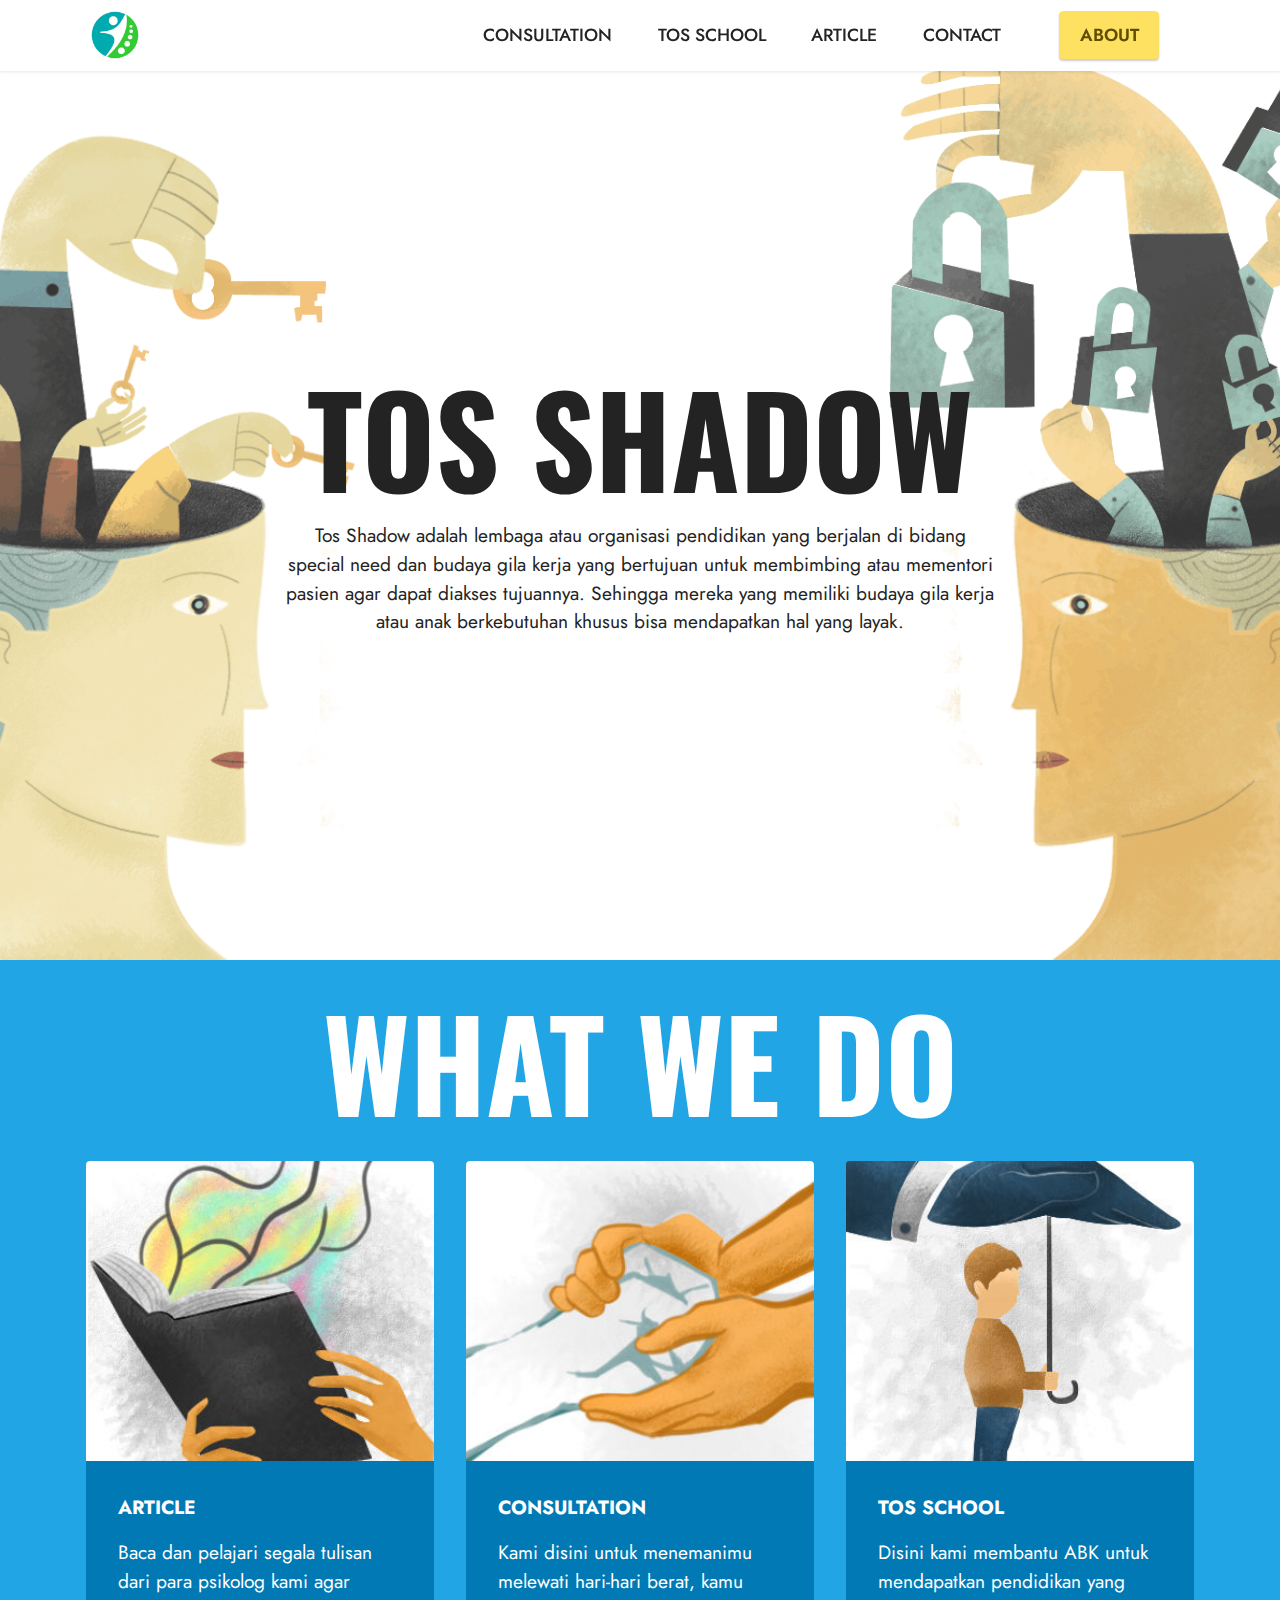
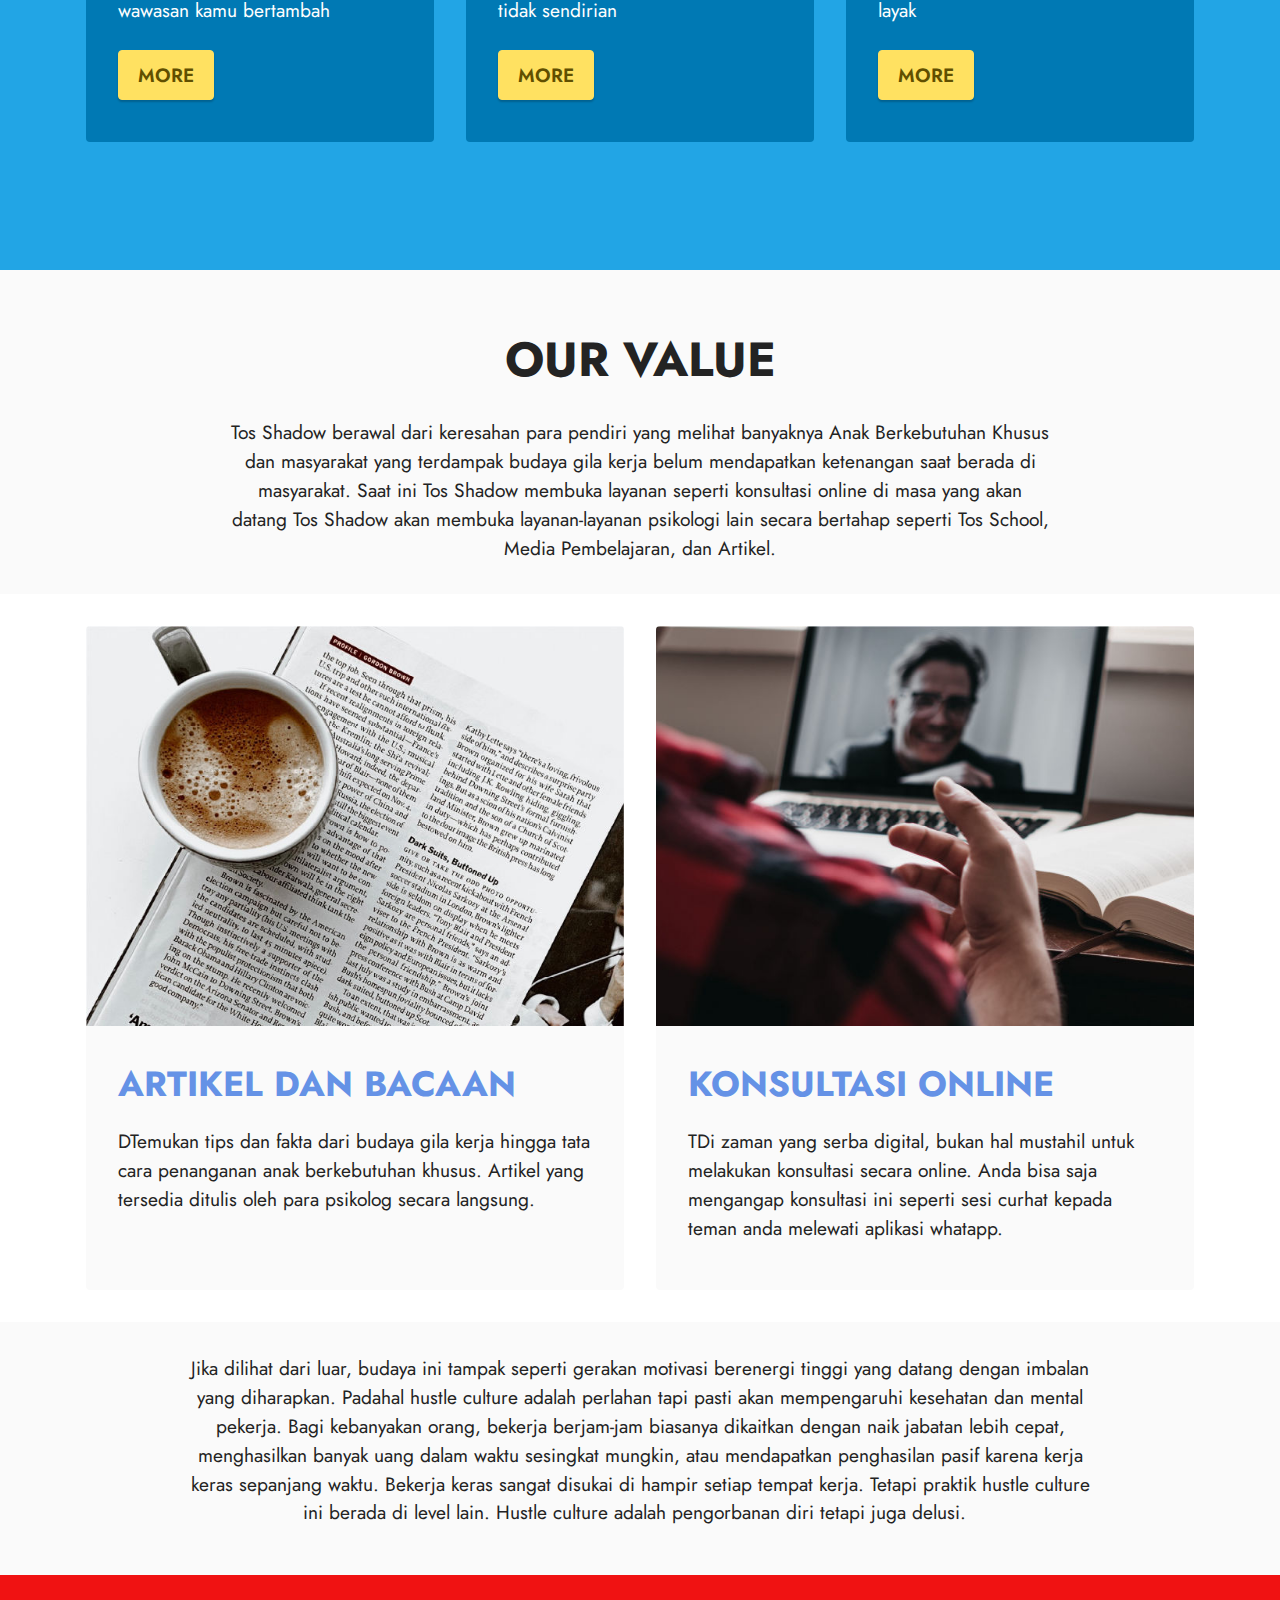
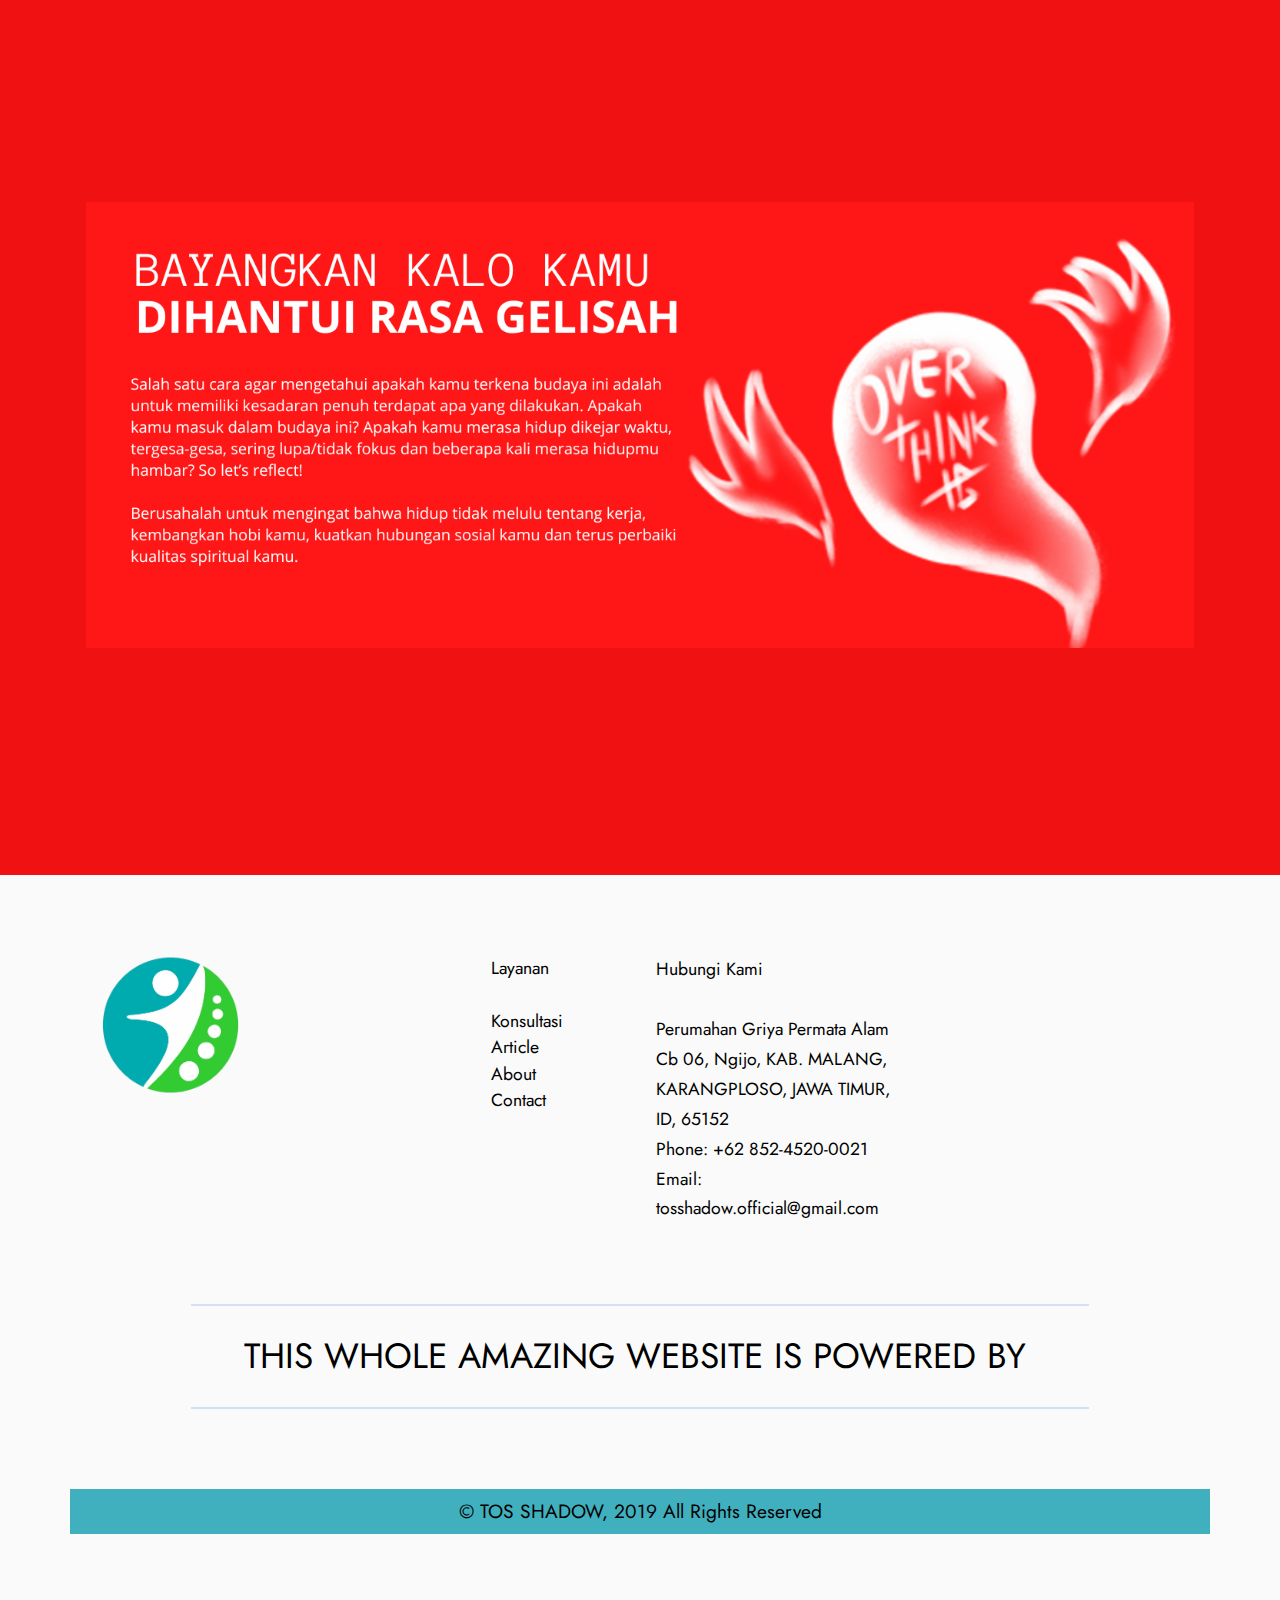
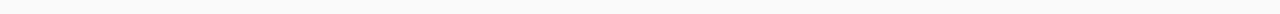
<file: index.html>
<!DOCTYPE html>
<html  >
<head>
  <!-- Site made with Mobirise Website Builder v5.6.8, https://mobirise.com -->
  <meta charset="UTF-8">
  <meta http-equiv="X-UA-Compatible" content="IE=edge">
  <meta name="generator" content="Mobirise v5.6.8, mobirise.com">
  <meta name="twitter:card" content="summary_large_image"/>
  <meta name="twitter:image:src" content="">
  <meta property="og:image" content="">
  <meta name="twitter:title" content="Tosshadow">
  
  <link rel="shortcut icon" href="assets/images/tos-shadow-png-logogram-96x80.png" type="image/x-icon">
  <meta name="description" content="">
  
  
  <title>Tosshadow</title>
  <link rel="stylesheet" href="assets/bootstrap/css/bootstrap.min.css">
  <link rel="stylesheet" href="assets/bootstrap/css/bootstrap-grid.min.css">
  <link rel="stylesheet" href="assets/bootstrap/css/bootstrap-reboot.min.css">
  <link rel="stylesheet" href="assets/dropdown/css/style.css">
  <link rel="stylesheet" href="assets/socicon/css/styles.css">
  <link rel="stylesheet" href="assets/theme/css/style.css">
  <link rel="preload" href="https://fonts.googleapis.com/css?family=Oswald:200,300,400,500,600,700&display=swap" as="style" onload="this.onload=null;this.rel='stylesheet'">
  <noscript><link rel="stylesheet" href="https://fonts.googleapis.com/css?family=Oswald:200,300,400,500,600,700&display=swap"></noscript>
  <link rel="preload" href="https://fonts.googleapis.com/css?family=Jost:100,200,300,400,500,600,700,800,900,100i,200i,300i,400i,500i,600i,700i,800i,900i&display=swap" as="style" onload="this.onload=null;this.rel='stylesheet'">
  <noscript><link rel="stylesheet" href="https://fonts.googleapis.com/css?family=Jost:100,200,300,400,500,600,700,800,900,100i,200i,300i,400i,500i,600i,700i,800i,900i&display=swap"></noscript>
  <link rel="preload" as="style" href="assets/mobirise/css/mbr-additional.css"><link rel="stylesheet" href="assets/mobirise/css/mbr-additional.css" type="text/css">
  
  
  
  
</head>
<body>
  
  <section data-bs-version="5.1" class="menu menu2 cid-t7HBXU9VVM" once="menu" id="menu2-m">
    
    <nav class="navbar navbar-dropdown navbar-fixed-top navbar-expand-lg">
        <div class="container">
            <div class="navbar-brand">
                <span class="navbar-logo">
                    <a href="#">
                        <img src="assets/images/tos-shadow-png-logogram-96x80.png" alt="tosshadow" style="height: 3rem;">
                    </a>
                </span>
                
            </div>
            <button class="navbar-toggler" type="button" data-toggle="collapse" data-bs-toggle="collapse" data-target="#navbarSupportedContent" data-bs-target="#navbarSupportedContent" aria-controls="navbarNavAltMarkup" aria-expanded="false" aria-label="Toggle navigation">
                <div class="hamburger">
                    <span></span>
                    <span></span>
                    <span></span>
                    <span></span>
                </div>
            </button>
            <div class="collapse navbar-collapse" id="navbarSupportedContent">
                <ul class="navbar-nav nav-dropdown" data-app-modern-menu="true"><li class="nav-item"><a class="nav-link link text-black display-4" href="#">
                            CONSULTATION</a></li><li class="nav-item"><a class="nav-link link text-black display-4" href="#">
                            TOS SCHOOL</a></li><li class="nav-item"><a class="nav-link link text-black display-4" href="#">
                            ARTICLE</a></li><li class="nav-item"><a class="nav-link link text-black display-4" href="#">
                            CONTACT</a></li></ul>
                
                <div class="navbar-buttons mbr-section-btn"><a class="btn btn-warning display-4" href="#">
                        ABOUT</a></div>
            </div>
        </div>
    </nav>
</section>

<section data-bs-version="5.1" class="header13 cid-t7HC6H0bMP mbr-fullscreen" id="header13-n">

    

    
    <div class="mbr-overlay" style="opacity: 0.2; background-color: rgb(255, 255, 255);"></div>

    <div class="align-center container">
        <div class="row justify-content-center">
            <div class="col-12 col-lg-10">
                <h1 class="mbr-section-title mbr-fonts-style mb-3 display-1"><strong>TOS SHADOW</strong></h1>
                
                <p class="mbr-text mbr-fonts-style mb-3 display-7">
                    Tos Shadow adalah lembaga atau organisasi pendidikan yang berjalan di bidang <br>special need dan budaya gila kerja yang bertujuan untuk membimbing atau mementori <br>pasien agar dapat diakses tujuannya. Sehingga mereka yang memiliki budaya gila kerja <br>atau anak berkebutuhan khusus bisa mendapatkan hal yang layak.
                </p>
                
                
            </div>
        </div>
    </div>
</section>

<section data-bs-version="5.1" class="features4 cid-t7HCdJllPX" id="features4-o">
    
    
    <div class="container">
        <div class="mbr-section-head">
            <h4 class="mbr-section-title mbr-fonts-style align-center mb-0 display-1">
                <strong>WHAT WE DO</strong></h4>
            
        </div>
        <div class="row mt-4">
            <div class="item features-image сol-12 col-md-6 col-lg-4">
                <div class="item-wrapper">
                    <div class="item-img">
                        <img src="assets/images/what-we-do-book-324x417.jpg" alt="Mobirise Website Builder" title="">
                    </div>
                    <div class="item-content">
                        <h5 class="item-title mbr-fonts-style display-7"><strong>ARTICLE</strong></h5>
                        
                        <p class="mbr-text mbr-fonts-style mt-3 display-7">Baca dan pelajari segala tulisan dari para psikolog kami agar wawasan kamu bertambah</p>
                    </div>
                    <div class="mbr-section-btn item-footer mt-2"><a href="" class="btn item-btn btn-warning display-7" target="_blank">MORE</a></div>
                </div>
            </div>
            <div class="item features-image сol-12 col-md-6 col-lg-4">
                <div class="item-wrapper">
                    <div class="item-img">
                        <img src="assets/images/what-we-do-consultation-324x417.jpg" alt="Mobirise Website Builder" title="">
                    </div>
                    <div class="item-content">
                        <h5 class="item-title mbr-fonts-style display-7"><strong>CONSULTATION</strong></h5>
                        
                        <p class="mbr-text mbr-fonts-style mt-3 display-7">Kami disini untuk menemanimu melewati hari-hari berat, kamu tidak sendirian</p>
                    </div>
                    <div class="mbr-section-btn item-footer mt-2"><a href="" class="btn item-btn btn-warning display-7" target="_blank">MORE</a></div>
                </div>
            </div>
            <div class="item features-image сol-12 col-md-6 col-lg-4">
                <div class="item-wrapper">
                    <div class="item-img">
                        <img src="assets/images/what-we-do-tos-svhool-324x417.jpg" alt="Mobirise Website Builder" title="">
                    </div>
                    <div class="item-content">
                        <h5 class="item-title mbr-fonts-style display-7"><strong>TOS SCHOOL</strong></h5>
                        
                        <p class="mbr-text mbr-fonts-style mt-3 display-7">Disini kami membantu ABK untuk mendapatkan pendidikan yang layak<br></p>
                    </div>
                    <div class="mbr-section-btn item-footer mt-2"><a href="" class="btn item-btn btn-warning display-7" target="_blank">MORE</a></div>
                </div>
            </div>

        </div>
    </div>
</section>

<section data-bs-version="5.1" class="content4 cid-t7HCBa4ZLz" id="content4-p">
    

    
    
    <div class="container">
        <div class="row justify-content-center">
            <div class="title col-md-12 col-lg-9">
                <h3 class="mbr-section-title mbr-fonts-style align-center mb-4 display-2"><strong>OUR VALUE</strong></h3>
                <h4 class="mbr-section-subtitle align-center mbr-fonts-style mb-4 display-7">Tos Shadow berawal dari keresahan para pendiri yang melihat banyaknya Anak Berkebutuhan Khusus dan masyarakat yang terdampak budaya gila kerja  belum mendapatkan ketenangan saat berada di masyarakat. Saat ini Tos Shadow membuka layanan seperti konsultasi online di masa yang akan datang Tos Shadow akan membuka layanan-layanan psikologi lain secara bertahap seperti Tos School, Media Pembelajaran, dan Artikel.</h4>
                
            </div>
        </div>
    </div>
</section>

<section data-bs-version="5.1" class="content1 cid-t7HD6yZSUC" id="content1-q">
    
    
    <div class="container">
        
        <div class="row mt-4">
            <div class="item features-image сol-12 col-md-6 col-lg-6">
                <div class="item-wrapper">
                    <div class="item-img">
                        <img src="assets/images/artikel100-689x513.jpg" alt="" title="">
                    </div>
                    <div class="item-content">
                        <h5 class="item-title mbr-fonts-style display-5">
                             <a href="#top" class="text-primary">
                            <strong>ARTIKEL DAN BACAAN</strong><div><strong></strong></div></a></h5>
                        <h6 class="item-subtitle mbr-fonts-style mt-1 display-7">
                           </h6>
                        <p class="mbr-text mbr-fonts-style mt-3 display-7">DTemukan tips dan fakta dari budaya gila kerja hingga tata cara penanganan anak berkebutuhan khusus. Artikel yang tersedia ditulis oleh para psikolog secara langsung.</p>
                    </div>
                    
                </div>
            </div>
            <div class="item features-image сol-12 col-md-6 col-lg-6">
                <div class="item-wrapper">
                    <div class="item-img">
                        <img src="assets/images/konsulktasi100-688x513.jpg" alt="" title="">
                    </div>
                    <div class="item-content">
                        <h5 class="item-title mbr-fonts-style display-5">
                            <a href="#top" class="text-primary"><strong>KONSULTASI 
ONLINE</strong></a></h5>
                        <h6 class="item-subtitle mbr-fonts-style mt-1 display-7"></h6>
                        <p class="mbr-text mbr-fonts-style mt-3 display-7">TDi zaman yang serba digital, bukan hal mustahil untuk melakukan konsultasi secara online. Anda bisa saja mengangap konsultasi ini seperti sesi curhat kepada teman anda melewati aplikasi whatapp.<br></p>
                    </div>
                    
                </div>
            </div>


        </div>
    </div>
</section>

<section data-bs-version="5.1" class="content5 cid-t7I1XMxgF0" id="content5-r">
    
    <div class="container">
        <div class="row justify-content-center">
            <div class="col-md-12 col-lg-10">
                
                
                <p class="mbr-text mbr-fonts-style display-7">Jika dilihat dari luar, budaya ini tampak seperti gerakan motivasi berenergi tinggi yang datang dengan imbalan yang diharapkan. Padahal hustle culture adalah perlahan tapi pasti akan mempengaruhi kesehatan dan mental pekerja. Bagi kebanyakan orang, bekerja berjam-jam biasanya dikaitkan dengan naik jabatan lebih cepat, menghasilkan banyak uang dalam waktu sesingkat mungkin, atau mendapatkan penghasilan pasif karena kerja keras sepanjang waktu.
Bekerja keras sangat disukai di hampir setiap tempat kerja. Tetapi praktik hustle culture ini berada di level lain. Hustle culture adalah pengorbanan diri tetapi juga delusi.
 <br></p>
            </div>
        </div>
    </div>
</section>

<section data-bs-version="5.1" class="image3 cid-t7I2shHJke mbr-fullscreen" id="image3-s">
    

    
    

    <div class="container">
        <div class="row justify-content-center">
            <div class="col-12 col-lg-12">
                <div class="image-wrapper">
                    <img src="assets/images/bayangkan-kalo-kamu-dihantui-rasa-gelisah-salah-satu-cara-agar-mengetahui-apakah-kamu-terkena-budaya-ini-adalah-untuk-memiliki-kesadaran-penuh-terdapat-apa-yang-dilakukan.-apakah-kamu-masuk-dalam-budaya-ini-apakah-ka-1441x580.png" alt="Mobirise Website Builder">
                    
                </div>
            </div>
        </div>
    </div>
</section>



<section data-bs-version="5.1" class="footer4 cid-t7I6elbAFU" once="footers" id="footer4-y">

    

    
    
    <div class="container">
        <div class="row mbr-white">
            <div class="col-6 col-lg-3">
                <div class="media-wrap col-md-8 col-12">
                    <a href="#/">
                        <img src="assets/images/tos-shadow-png-logogram-397x329.png" alt="Mobirise Website Builder">
                    </a>
                </div>
            </div>
            <div class="col-12 col-md-6 col-lg-3">
                
                <p class="mbr-text mbr-fonts-style mb-4 display-4">&nbsp; &nbsp; &nbsp; &nbsp; &nbsp; &nbsp; &nbsp; &nbsp; &nbsp; &nbsp; &nbsp; &nbsp; Layanan<br><br>&nbsp; &nbsp; &nbsp; &nbsp; &nbsp; &nbsp; &nbsp; &nbsp; &nbsp; &nbsp; &nbsp; &nbsp; Konsultasi<br>&nbsp; &nbsp; &nbsp; &nbsp; &nbsp; &nbsp; &nbsp; &nbsp; &nbsp; &nbsp; &nbsp; &nbsp; Article<br>&nbsp; &nbsp; &nbsp; &nbsp; &nbsp; &nbsp; &nbsp; &nbsp; &nbsp; &nbsp; &nbsp; &nbsp; About<br>&nbsp; &nbsp; &nbsp; &nbsp; &nbsp; &nbsp; &nbsp; &nbsp; &nbsp; &nbsp; &nbsp; &nbsp; Contact<br> </p>
                
                
            </div>
            <div class="col-12 col-md-6 col-lg-3">
                
                <ul class="list mbr-fonts-style display-4">
                    <li class="mbr-text item-wrap">Hubungi Kami</li><li class="mbr-text item-wrap"><br></li><li class="mbr-text item-wrap">Perumahan Griya Permata Alam Cb 06, Ngijo, KAB. MALANG, KARANGPLOSO, JAWA TIMUR, ID, 65152</li><li class="mbr-text item-wrap">Phone: +62 852-4520-0021</li><li class="mbr-text item-wrap">Email: tosshadow.official@gmail.com</li>
                </ul>
            </div>
            <div class="col-12 col-md-6 col-lg-3">
                
                <ul class="list mbr-fonts-style display-4">
                    <li class="mbr-text item-wrap"><br></li>
                </ul>
            </div>
            <section data-bs-version="5.1" class="content6 cid-t7I38iZw3V" id="content6-v">
    
    <div class="container">
        <div class="row justify-content-center">
            <div class="col-md-12 col-lg-10">
                <hr class="line">
                <p class="mbr-text align-center mbr-fonts-style my-4 display-5">THIS WHOLE AMAZING WEBSITE IS POWERED BY&nbsp;</p>
                <hr class="line">
            </div>
        </div>
    </div>
</section>
            <div class="col-12  bg-success">
                <p class="mbr-text mb-0 mbr-fonts-style copyright align-center display-7 mt-2 mb-2">
                    © TOS SHADOW, 2019 All Rights Reserved
                </p>
            </div>
        </div>
    </div>
</body>
</html>
</file>
<file: assets/dropdown/css/style.css>
.navbar-dropdown {
  left: 0;
  padding: 0;
  position: absolute;
  right: 0;
  top: 0;
  transition: all 0.45s ease;
  z-index: 1030;
  background: #282828; }
  .navbar-dropdown .navbar-logo {
    margin-right: 0.8rem;
    transition: margin 0.3s ease-in-out;
    vertical-align: middle; }
    .navbar-dropdown .navbar-logo img {
      height: 3.125rem;
      transition: all 0.3s ease-in-out; }
    .navbar-dropdown .navbar-logo.mbr-iconfont {
      font-size: 3.125rem;
      line-height: 3.125rem; }
  .navbar-dropdown .navbar-caption {
    font-weight: 700;
    white-space: normal;
    vertical-align: -4px;
    line-height: 3.125rem !important; }
    .navbar-dropdown .navbar-caption, .navbar-dropdown .navbar-caption:hover {
      color: inherit;
      text-decoration: none; }
  .navbar-dropdown .mbr-iconfont + .navbar-caption {
    vertical-align: -1px; }
  .navbar-dropdown.navbar-fixed-top {
    position: fixed; }
  .navbar-dropdown .navbar-brand span {
    vertical-align: -4px; }
  .navbar-dropdown.bg-color.transparent {
    background: none; }
  .navbar-dropdown.navbar-short .navbar-brand {
    padding: 0.625rem 0; }
    .navbar-dropdown.navbar-short .navbar-brand span {
      vertical-align: -1px; }
  .navbar-dropdown.navbar-short .navbar-caption {
    line-height: 2.375rem !important;
    vertical-align: -2px; }
  .navbar-dropdown.navbar-short .navbar-logo {
    margin-right: 0.5rem; }
    .navbar-dropdown.navbar-short .navbar-logo img {
      height: 2.375rem; }
    .navbar-dropdown.navbar-short .navbar-logo.mbr-iconfont {
      font-size: 2.375rem;
      line-height: 2.375rem; }
  .navbar-dropdown.navbar-short .mbr-table-cell {
    height: 3.625rem; }
  .navbar-dropdown .navbar-close {
    left: 0.6875rem;
    position: fixed;
    top: 0.75rem;
    z-index: 1000; }
  .navbar-dropdown .hamburger-icon {
    content: "";
    display: inline-block;
    vertical-align: middle;
    width: 16px;
    -webkit-box-shadow: 0 -6px 0 1px #282828,0 0 0 1px #282828,0 6px 0 1px #282828;
    -moz-box-shadow: 0 -6px 0 1px #282828,0 0 0 1px #282828,0 6px 0 1px #282828;
    box-shadow: 0 -6px 0 1px #282828,0 0 0 1px #282828,0 6px 0 1px #282828; }

.dropdown-menu .dropdown-toggle[data-toggle="dropdown-submenu"]::after {
  border-bottom: 0.35em solid transparent;
  border-left: 0.35em solid;
  border-right: 0;
  border-top: 0.35em solid transparent;
  margin-left: 0.3rem; }

.dropdown-menu .dropdown-item:focus {
  outline: 0; }

.nav-dropdown {
  font-size: 0.75rem;
  font-weight: 500;
  height: auto !important; }
  .nav-dropdown .nav-btn {
    padding-left: 1rem; }
  .nav-dropdown .link {
    margin: .667em 1.667em;
    font-weight: 500;
    padding: 0;
    transition: color .2s ease-in-out; }
    .nav-dropdown .link.dropdown-toggle {
      margin-right: 2.583em; }
      .nav-dropdown .link.dropdown-toggle::after {
        margin-left: .25rem;
        border-top: 0.35em solid;
        border-right: 0.35em solid transparent;
        border-left: 0.35em solid transparent;
        border-bottom: 0; }
      .nav-dropdown .link.dropdown-toggle[aria-expanded="true"] {
        margin: 0;
        padding: 0.667em 3.263em  0.667em 1.667em; }
  .nav-dropdown .link::after,
  .nav-dropdown .dropdown-item::after {
    color: inherit; }
  .nav-dropdown .btn {
    font-size: 0.75rem;
    font-weight: 700;
    letter-spacing: 0;
    margin-bottom: 0;
    padding-left: 1.25rem;
    padding-right: 1.25rem; }
  .nav-dropdown .dropdown-menu {
    border-radius: 0;
    border: 0;
    left: 0;
    margin: 0;
    padding-bottom: 1.25rem;
    padding-top: 1.25rem;
    position: relative; }
  .nav-dropdown .dropdown-submenu {
    margin-left: 0.125rem;
    top: 0; }
  .nav-dropdown .dropdown-item {
    font-weight: 500;
    line-height: 2;
    padding: 0.3846em 4.615em 0.3846em 1.5385em;
    position: relative;
    transition: color .2s ease-in-out, background-color .2s ease-in-out; }
    .nav-dropdown .dropdown-item::after {
      margin-top: -0.3077em;
      position: absolute;
      right: 1.1538em;
      top: 50%; }
    .nav-dropdown .dropdown-item:focus, .nav-dropdown .dropdown-item:hover {
      background: none; }

@media (max-width: 767px) {
  .nav-dropdown.navbar-toggleable-sm {
    bottom: 0;
    display: none;
    left: 0;
    overflow-x: hidden;
    position: fixed;
    top: 0;
    transform: translateX(-100%);
    -ms-transform: translateX(-100%);
    -webkit-transform: translateX(-100%);
    width: 18.75rem;
    z-index: 999; } }
.nav-dropdown.navbar-toggleable-xl {
  bottom: 0;
  display: none;
  left: 0;
  overflow-x: hidden;
  position: fixed;
  top: 0;
  transform: translateX(-100%);
  -ms-transform: translateX(-100%);
  -webkit-transform: translateX(-100%);
  width: 18.75rem;
  z-index: 999; }

.nav-dropdown-sm {
  display: block !important;
  overflow-x: hidden;
  overflow: auto;
  padding-top: 3.875rem; }
  .nav-dropdown-sm::after {
    content: "";
    display: block;
    height: 3rem;
    width: 100%; }
  .nav-dropdown-sm.collapse.in ~ .navbar-close {
    display: block !important; }
  .nav-dropdown-sm.collapsing, .nav-dropdown-sm.collapse.in {
    transform: translateX(0);
    -ms-transform: translateX(0);
    -webkit-transform: translateX(0);
    transition: all 0.25s ease-out;
    -webkit-transition: all 0.25s ease-out;
    background: #282828; }
  .nav-dropdown-sm.collapsing[aria-expanded="false"] {
    transform: translateX(-100%);
    -ms-transform: translateX(-100%);
    -webkit-transform: translateX(-100%); }
  .nav-dropdown-sm .nav-item {
    display: block;
    margin-left: 0 !important;
    padding-left: 0; }
  .nav-dropdown-sm .link,
  .nav-dropdown-sm .dropdown-item {
    border-top: 1px dotted rgba(255, 255, 255, 0.1);
    font-size: 0.8125rem;
    line-height: 1.6;
    margin: 0 !important;
    padding: 0.875rem 2.4rem 0.875rem 1.5625rem !important;
    position: relative;
    white-space: normal; }
    .nav-dropdown-sm .link:focus, .nav-dropdown-sm .link:hover,
    .nav-dropdown-sm .dropdown-item:focus,
    .nav-dropdown-sm .dropdown-item:hover {
      background: rgba(0, 0, 0, 0.2) !important;
      color: #c0a375; }
  .nav-dropdown-sm .nav-btn {
    position: relative;
    padding: 1.5625rem 1.5625rem 0 1.5625rem; }
    .nav-dropdown-sm .nav-btn::before {
      border-top: 1px dotted rgba(255, 255, 255, 0.1);
      content: "";
      left: 0;
      position: absolute;
      top: 0;
      width: 100%; }
    .nav-dropdown-sm .nav-btn + .nav-btn {
      padding-top: 0.625rem; }
      .nav-dropdown-sm .nav-btn + .nav-btn::before {
        display: none; }
  .nav-dropdown-sm .btn {
    padding: 0.625rem 0; }
  .nav-dropdown-sm .dropdown-toggle[data-toggle="dropdown-submenu"]::after {
    margin-left: .25rem;
    border-top: 0.35em solid;
    border-right: 0.35em solid transparent;
    border-left: 0.35em solid transparent;
    border-bottom: 0; }
  .nav-dropdown-sm .dropdown-toggle[data-toggle="dropdown-submenu"][aria-expanded="true"]::after {
    border-top: 0;
    border-right: 0.35em solid transparent;
    border-left: 0.35em solid transparent;
    border-bottom: 0.35em solid; }
  .nav-dropdown-sm .dropdown-menu {
    margin: 0;
    padding: 0;
    position: relative;
    top: 0;
    left: 0;
    width: 100%;
    border: 0;
    float: none;
    border-radius: 0;
    background: none; }
  .nav-dropdown-sm .dropdown-submenu {
    left: 100%;
    margin-left: 0.125rem;
    margin-top: -1.25rem;
    top: 0; }

.navbar-toggleable-sm .nav-dropdown .dropdown-menu {
  position: absolute; }

.navbar-toggleable-sm .nav-dropdown .dropdown-submenu {
  left: 100%;
  margin-left: 0.125rem;
  margin-top: -1.25rem;
  top: 0; }

.navbar-toggleable-sm.opened .nav-dropdown .dropdown-menu {
  position: relative; }

.navbar-toggleable-sm.opened .nav-dropdown .dropdown-submenu {
  left: 0;
  margin-left: 00rem;
  margin-top: 0rem;
  top: 0; }

.is-builder .nav-dropdown.collapsing {
  transition: none !important; }
</file>
<file: assets/socicon/css/styles.css>
@charset "UTF-8";

@font-face {
  font-family: 'Socicon';
  src:  url('../fonts/socicon.eot');
  src:  url('../fonts/socicon.eot?#iefix') format('embedded-opentype'),
    url('../fonts/socicon.woff2') format('woff2'),
    url('../fonts/socicon.ttf') format('truetype'),
    url('../fonts/socicon.woff') format('woff'),
    url('../fonts/socicon.svg#socicon') format('svg');
  font-weight: normal;
  font-style: normal;
  font-display: swap;
}

[data-icon]:before {
  font-family: "socicon" !important;
  content: attr(data-icon);
  font-style: normal !important;
  font-weight: normal !important;
  font-variant: normal !important;
  text-transform: none !important;
  speak: none;
  line-height: 1;
  -webkit-font-smoothing: antialiased;
  -moz-osx-font-smoothing: grayscale;
}

[class^="socicon-"], [class*=" socicon-"] {
  /* use !important to prevent issues with browser extensions that change fonts */
  font-family: 'Socicon' !important;
  speak: none;
  font-style: normal;
  font-weight: normal;
  font-variant: normal;
  text-transform: none;
  line-height: 1;

  /* Better Font Rendering =========== */
  -webkit-font-smoothing: antialiased;
  -moz-osx-font-smoothing: grayscale;
}

.socicon-eitaa:before {
  content: "\e97c";
}
.socicon-soroush:before {
  content: "\e97d";
}
.socicon-bale:before {
  content: "\e97e";
}
.socicon-zazzle:before {
  content: "\e97b";
}
.socicon-society6:before {
  content: "\e97a";
}
.socicon-redbubble:before {
  content: "\e979";
}
.socicon-avvo:before {
  content: "\e978";
}
.socicon-stitcher:before {
  content: "\e977";
}
.socicon-googlehangouts:before {
  content: "\e974";
}
.socicon-dlive:before {
  content: "\e975";
}
.socicon-vsco:before {
  content: "\e976";
}
.socicon-flipboard:before {
  content: "\e973";
}
.socicon-ubuntu:before {
  content: "\e958";
}
.socicon-artstation:before {
  content: "\e959";
}
.socicon-invision:before {
  content: "\e95a";
}
.socicon-torial:before {
  content: "\e95b";
}
.socicon-collectorz:before {
  content: "\e95c";
}
.socicon-seenthis:before {
  content: "\e95d";
}
.socicon-googleplaymusic:before {
  content: "\e95e";
}
.socicon-debian:before {
  content: "\e95f";
}
.socicon-filmfreeway:before {
  content: "\e960";
}
.socicon-gnome:before {
  content: "\e961";
}
.socicon-itchio:before {
  content: "\e962";
}
.socicon-jamendo:before {
  content: "\e963";
}
.socicon-mix:before {
  content: "\e964";
}
.socicon-sharepoint:before {
  content: "\e965";
}
.socicon-tinder:before {
  content: "\e966";
}
.socicon-windguru:before {
  content: "\e967";
}
.socicon-cdbaby:before {
  content: "\e968";
}
.socicon-elementaryos:before {
  content: "\e969";
}
.socicon-stage32:before {
  content: "\e96a";
}
.socicon-tiktok:before {
  content: "\e96b";
}
.socicon-gitter:before {
  content: "\e96c";
}
.socicon-letterboxd:before {
  content: "\e96d";
}
.socicon-threema:before {
  content: "\e96e";
}
.socicon-splice:before {
  content: "\e96f";
}
.socicon-metapop:before {
  content: "\e970";
}
.socicon-naver:before {
  content: "\e971";
}
.socicon-remote:before {
  content: "\e972";
}
.socicon-internet:before {
  content: "\e957";
}
.socicon-moddb:before {
  content: "\e94b";
}
.socicon-indiedb:before {
  content: "\e94c";
}
.socicon-traxsource:before {
  content: "\e94d";
}
.socicon-gamefor:before {
  content: "\e94e";
}
.socicon-pixiv:before {
  content: "\e94f";
}
.socicon-myanimelist:before {
  content: "\e950";
}
.socicon-blackberry:before {
  content: "\e951";
}
.socicon-wickr:before {
  content: "\e952";
}
.socicon-spip:before {
  content: "\e953";
}
.socicon-napster:before {
  content: "\e954";
}
.socicon-beatport:before {
  content: "\e955";
}
.socicon-hackerone:before {
  content: "\e956";
}
.socicon-hackernews:before {
  content: "\e946";
}
.socicon-smashwords:before {
  content: "\e947";
}
.socicon-kobo:before {
  content: "\e948";
}
.socicon-bookbub:before {
  content: "\e949";
}
.socicon-mailru:before {
  content: "\e94a";
}
.socicon-gitlab:before {
  content: "\e945";
}
.socicon-instructables:before {
  content: "\e944";
}
.socicon-portfolio:before {
  content: "\e943";
}
.socicon-codered:before {
  content: "\e940";
}
.socicon-origin:before {
  content: "\e941";
}
.socicon-nextdoor:before {
  content: "\e942";
}
.socicon-udemy:before {
  content: "\e93f";
}
.socicon-livemaster:before {
  content: "\e93e";
}
.socicon-crunchbase:before {
  content: "\e93b";
}
.socicon-homefy:before {
  content: "\e93c";
}
.socicon-calendly:before {
  content: "\e93d";
}
.socicon-realtor:before {
  content: "\e90f";
}
.socicon-tidal:before {
  content: "\e910";
}
.socicon-qobuz:before {
  content: "\e911";
}
.socicon-natgeo:before {
  content: "\e912";
}
.socicon-mastodon:before {
  content: "\e913";
}
.socicon-unsplash:before {
  content: "\e914";
}
.socicon-homeadvisor:before {
  content: "\e915";
}
.socicon-angieslist:before {
  content: "\e916";
}
.socicon-codepen:before {
  content: "\e917";
}
.socicon-slack:before {
  content: "\e918";
}
.socicon-openaigym:before {
  content: "\e919";
}
.socicon-logmein:before {
  content: "\e91a";
}
.socicon-fiverr:before {
  content: "\e91b";
}
.socicon-gotomeeting:before {
  content: "\e91c";
}
.socicon-aliexpress:before {
  content: "\e91d";
}
.socicon-guru:before {
  content: "\e91e";
}
.socicon-appstore:before {
  content: "\e91f";
}
.socicon-homes:before {
  content: "\e920";
}
.socicon-zoom:before {
  content: "\e921";
}
.socicon-alibaba:before {
  content: "\e922";
}
.socicon-craigslist:before {
  content: "\e923";
}
.socicon-wix:before {
  content: "\e924";
}
.socicon-redfin:before {
  content: "\e925";
}
.socicon-googlecalendar:before {
  content: "\e926";
}
.socicon-shopify:before {
  content: "\e927";
}
.socicon-freelancer:before {
  content: "\e928";
}
.socicon-seedrs:before {
  content: "\e929";
}
.socicon-bing:before {
  content: "\e92a";
}
.socicon-doodle:before {
  content: "\e92b";
}
.socicon-bonanza:before {
  content: "\e92c";
}
.socicon-squarespace:before {
  content: "\e92d";
}
.socicon-toptal:before {
  content: "\e92e";
}
.socicon-gust:before {
  content: "\e92f";
}
.socicon-ask:before {
  content: "\e930";
}
.socicon-trulia:before {
  content: "\e931";
}
.socicon-loomly:before {
  content: "\e932";
}
.socicon-ghost:before {
  content: "\e933";
}
.socicon-upwork:before {
  content: "\e934";
}
.socicon-fundable:before {
  content: "\e935";
}
.socicon-booking:before {
  content: "\e936";
}
.socicon-googlemaps:before {
  content: "\e937";
}
.socicon-zillow:before {
  content: "\e938";
}
.socicon-niconico:before {
  content: "\e939";
}
.socicon-toneden:before {
  content: "\e93a";
}
.socicon-augment:before {
  content: "\e908";
}
.socicon-bitbucket:before {
  content: "\e909";
}
.socicon-fyuse:before {
  content: "\e90a";
}
.socicon-yt-gaming:before {
  content: "\e90b";
}
.socicon-sketchfab:before {
  content: "\e90c";
}
.socicon-mobcrush:before {
  content: "\e90d";
}
.socicon-microsoft:before {
  content: "\e90e";
}
.socicon-pandora:before {
  content: "\e907";
}
.socicon-messenger:before {
  content: "\e906";
}
.socicon-gamewisp:before {
  content: "\e905";
}
.socicon-bloglovin:before {
  content: "\e904";
}
.socicon-tunein:before {
  content: "\e903";
}
.socicon-gamejolt:before {
  content: "\e901";
}
.socicon-trello:before {
  content: "\e902";
}
.socicon-spreadshirt:before {
  content: "\e900";
}
.socicon-500px:before {
  content: "\e000";
}
.socicon-8tracks:before {
  content: "\e001";
}
.socicon-airbnb:before {
  content: "\e002";
}
.socicon-alliance:before {
  content: "\e003";
}
.socicon-amazon:before {
  content: "\e004";
}
.socicon-amplement:before {
  content: "\e005";
}
.socicon-android:before {
  content: "\e006";
}
.socicon-angellist:before {
  content: "\e007";
}
.socicon-apple:before {
  content: "\e008";
}
.socicon-appnet:before {
  content: "\e009";
}
.socicon-baidu:before {
  content: "\e00a";
}
.socicon-bandcamp:before {
  content: "\e00b";
}
.socicon-battlenet:before {
  content: "\e00c";
}
.socicon-mixer:before {
  content: "\e00d";
}
.socicon-bebee:before {
  content: "\e00e";
}
.socicon-bebo:before {
  content: "\e00f";
}
.socicon-behance:before {
  content: "\e010";
}
.socicon-blizzard:before {
  content: "\e011";
}
.socicon-blogger:before {
  content: "\e012";
}
.socicon-buffer:before {
  content: "\e013";
}
.socicon-chrome:before {
  content: "\e014";
}
.socicon-coderwall:before {
  content: "\e015";
}
.socicon-curse:before {
  content: "\e016";
}
.socicon-dailymotion:before {
  content: "\e017";
}
.socicon-deezer:before {
  content: "\e018";
}
.socicon-delicious:before {
  content: "\e019";
}
.socicon-deviantart:before {
  content: "\e01a";
}
.socicon-diablo:before {
  content: "\e01b";
}
.socicon-digg:before {
  content: "\e01c";
}
.socicon-discord:before {
  content: "\e01d";
}
.socicon-disqus:before {
  content: "\e01e";
}
.socicon-douban:before {
  content: "\e01f";
}
.socicon-draugiem:before {
  content: "\e020";
}
.socicon-dribbble:before {
  content: "\e021";
}
.socicon-drupal:before {
  content: "\e022";
}
.socicon-ebay:before {
  content: "\e023";
}
.socicon-ello:before {
  content: "\e024";
}
.socicon-endomodo:before {
  content: "\e025";
}
.socicon-envato:before {
  content: "\e026";
}
.socicon-etsy:before {
  content: "\e027";
}
.socicon-facebook:before {
  content: "\e028";
}
.socicon-feedburner:before {
  content: "\e029";
}
.socicon-filmweb:before {
  content: "\e02a";
}
.socicon-firefox:before {
  content: "\e02b";
}
.socicon-flattr:before {
  content: "\e02c";
}
.socicon-flickr:before {
  content: "\e02d";
}
.socicon-formulr:before {
  content: "\e02e";
}
.socicon-forrst:before {
  content: "\e02f";
}
.socicon-foursquare:before {
  content: "\e030";
}
.socicon-friendfeed:before {
  content: "\e031";
}
.socicon-github:before {
  content: "\e032";
}
.socicon-goodreads:before {
  content: "\e033";
}
.socicon-google:before {
  content: "\e034";
}
.socicon-googlescholar:before {
  content: "\e035";
}
.socicon-googlegroups:before {
  content: "\e036";
}
.socicon-googlephotos:before {
  content: "\e037";
}
.socicon-googleplus:before {
  content: "\e038";
}
.socicon-grooveshark:before {
  content: "\e039";
}
.socicon-hackerrank:before {
  content: "\e03a";
}
.socicon-hearthstone:before {
  content: "\e03b";
}
.socicon-hellocoton:before {
  content: "\e03c";
}
.socicon-heroes:before {
  content: "\e03d";
}
.socicon-smashcast:before {
  content: "\e03e";
}
.socicon-horde:before {
  content: "\e03f";
}
.socicon-houzz:before {
  content: "\e040";
}
.socicon-icq:before {
  content: "\e041";
}
.socicon-identica:before {
  content: "\e042";
}
.socicon-imdb:before {
  content: "\e043";
}
.socicon-instagram:before {
  content: "\e044";
}
.socicon-issuu:before {
  content: "\e045";
}
.socicon-istock:before {
  content: "\e046";
}
.socicon-itunes:before {
  content: "\e047";
}
.socicon-keybase:before {
  content: "\e048";
}
.socicon-lanyrd:before {
  content: "\e049";
}
.socicon-lastfm:before {
  content: "\e04a";
}
.socicon-line:before {
  content: "\e04b";
}
.socicon-linkedin:before {
  content: "\e04c";
}
.socicon-livejournal:before {
  content: "\e04d";
}
.socicon-lyft:before {
  content: "\e04e";
}
.socicon-macos:before {
  content: "\e04f";
}
.socicon-mail:before {
  content: "\e050";
}
.socicon-medium:before {
  content: "\e051";
}
.socicon-meetup:before {
  content: "\e052";
}
.socicon-mixcloud:before {
  content: "\e053";
}
.socicon-modelmayhem:before {
  content: "\e054";
}
.socicon-mumble:before {
  content: "\e055";
}
.socicon-myspace:before {
  content: "\e056";
}
.socicon-newsvine:before {
  content: "\e057";
}
.socicon-nintendo:before {
  content: "\e058";
}
.socicon-npm:before {
  content: "\e059";
}
.socicon-odnoklassniki:before {
  content: "\e05a";
}
.socicon-openid:before {
  content: "\e05b";
}
.socicon-opera:before {
  content: "\e05c";
}
.socicon-outlook:before {
  content: "\e05d";
}
.socicon-overwatch:before {
  content: "\e05e";
}
.socicon-patreon:before {
  content: "\e05f";
}
.socicon-paypal:before {
  content: "\e060";
}
.socicon-periscope:before {
  content: "\e061";
}
.socicon-persona:before {
  content: "\e062";
}
.socicon-pinterest:before {
  content: "\e063";
}
.socicon-play:before {
  content: "\e064";
}
.socicon-player:before {
  content: "\e065";
}
.socicon-playstation:before {
  content: "\e066";
}
.socicon-pocket:before {
  content: "\e067";
}
.socicon-qq:before {
  content: "\e068";
}
.socicon-quora:before {
  content: "\e069";
}
.socicon-raidcall:before {
  content: "\e06a";
}
.socicon-ravelry:before {
  content: "\e06b";
}
.socicon-reddit:before {
  content: "\e06c";
}
.socicon-renren:before {
  content: "\e06d";
}
.socicon-researchgate:before {
  content: "\e06e";
}
.socicon-residentadvisor:before {
  content: "\e06f";
}
.socicon-reverbnation:before {
  content: "\e070";
}
.socicon-rss:before {
  content: "\e071";
}
.socicon-sharethis:before {
  content: "\e072";
}
.socicon-skype:before {
  content: "\e073";
}
.socicon-slideshare:before {
  content: "\e074";
}
.socicon-smugmug:before {
  content: "\e075";
}
.socicon-snapchat:before {
  content: "\e076";
}
.socicon-songkick:before {
  content: "\e077";
}
.socicon-soundcloud:before {
  content: "\e078";
}
.socicon-spotify:before {
  content: "\e079";
}
.socicon-stackexchange:before {
  content: "\e07a";
}
.socicon-stackoverflow:before {
  content: "\e07b";
}
.socicon-starcraft:before {
  content: "\e07c";
}
.socicon-stayfriends:before {
  content: "\e07d";
}
.socicon-steam:before {
  content: "\e07e";
}
.socicon-storehouse:before {
  content: "\e07f";
}
.socicon-strava:before {
  content: "\e080";
}
.socicon-streamjar:before {
  content: "\e081";
}
.socicon-stumbleupon:before {
  content: "\e082";
}
.socicon-swarm:before {
  content: "\e083";
}
.socicon-teamspeak:before {
  content: "\e084";
}
.socicon-teamviewer:before {
  content: "\e085";
}
.socicon-technorati:before {
  content: "\e086";
}
.socicon-telegram:before {
  content: "\e087";
}
.socicon-tripadvisor:before {
  content: "\e088";
}
.socicon-tripit:before {
  content: "\e089";
}
.socicon-triplej:before {
  content: "\e08a";
}
.socicon-tumblr:before {
  content: "\e08b";
}
.socicon-twitch:before {
  content: "\e08c";
}
.socicon-twitter:before {
  content: "\e08d";
}
.socicon-uber:before {
  content: "\e08e";
}
.socicon-ventrilo:before {
  content: "\e08f";
}
.socicon-viadeo:before {
  content: "\e090";
}
.socicon-viber:before {
  content: "\e091";
}
.socicon-viewbug:before {
  content: "\e092";
}
.socicon-vimeo:before {
  content: "\e093";
}
.socicon-vine:before {
  content: "\e094";
}
.socicon-vkontakte:before {
  content: "\e095";
}
.socicon-warcraft:before {
  content: "\e096";
}
.socicon-wechat:before {
  content: "\e097";
}
.socicon-weibo:before {
  content: "\e098";
}
.socicon-whatsapp:before {
  content: "\e099";
}
.socicon-wikipedia:before {
  content: "\e09a";
}
.socicon-windows:before {
  content: "\e09b";
}
.socicon-wordpress:before {
  content: "\e09c";
}
.socicon-wykop:before {
  content: "\e09d";
}
.socicon-xbox:before {
  content: "\e09e";
}
.socicon-xing:before {
  content: "\e09f";
}
.socicon-yahoo:before {
  content: "\e0a0";
}
.socicon-yammer:before {
  content: "\e0a1";
}
.socicon-yandex:before {
  content: "\e0a2";
}
.socicon-yelp:before {
  content: "\e0a3";
}
.socicon-younow:before {
  content: "\e0a4";
}
.socicon-youtube:before {
  content: "\e0a5";
}
.socicon-zapier:before {
  content: "\e0a6";
}
.socicon-zerply:before {
  content: "\e0a7";
}
.socicon-zomato:before {
  content: "\e0a8";
}
.socicon-zynga:before {
  content: "\e0a9";
}
</file>
<file: assets/theme/css/style.css>
@charset "UTF-8";
section {
  background-color: #ffffff;
}

body {
  font-style: normal;
  line-height: 1.5;
  font-weight: 400;
  color: #232323;
  position: relative;
}

button {
  background-color: transparent;
  border-color: transparent;
}

section,
.container,
.container-fluid {
  position: relative;
  word-wrap: break-word;
}

a.mbr-iconfont:hover {
  text-decoration: none;
}

.article .lead p,
.article .lead ul,
.article .lead ol,
.article .lead pre,
.article .lead blockquote {
  margin-bottom: 0;
}

a {
  font-style: normal;
  font-weight: 400;
  cursor: pointer;
}
a, a:hover {
  text-decoration: none;
}

.mbr-section-title {
  font-style: normal;
  line-height: 1.3;
}

.mbr-section-subtitle {
  line-height: 1.3;
}

.mbr-text {
  font-style: normal;
  line-height: 1.7;
}

h1,
h2,
h3,
h4,
h5,
h6,
.display-1,
.display-2,
.display-4,
.display-5,
.display-7,
span,
p,
a {
  line-height: 1;
  word-break: break-word;
  word-wrap: break-word;
  font-weight: 400;
}

b,
strong {
  font-weight: bold;
}

input:-webkit-autofill, input:-webkit-autofill:hover, input:-webkit-autofill:focus, input:-webkit-autofill:active {
  transition-delay: 9999s;
  -webkit-transition-property: background-color, color;
  transition-property: background-color, color;
}

textarea[type=hidden] {
  display: none;
}

section {
  background-position: 50% 50%;
  background-repeat: no-repeat;
  background-size: cover;
}
section .mbr-background-video,
section .mbr-background-video-preview {
  position: absolute;
  bottom: 0;
  left: 0;
  right: 0;
  top: 0;
}

.hidden {
  visibility: hidden;
}

.mbr-z-index20 {
  z-index: 20;
}

/*! Base colors */
.mbr-white {
  color: #ffffff;
}

.mbr-black {
  color: #111111;
}

.mbr-bg-white {
  background-color: #ffffff;
}

.mbr-bg-black {
  background-color: #000000;
}

/*! Text-aligns */
.align-left {
  text-align: left;
}

.align-center {
  text-align: center;
}

.align-right {
  text-align: right;
}

/*! Font-weight  */
.mbr-light {
  font-weight: 300;
}

.mbr-regular {
  font-weight: 400;
}

.mbr-semibold {
  font-weight: 500;
}

.mbr-bold {
  font-weight: 700;
}

/*! Media  */
.media-content {
  flex-basis: 100%;
}

.media-container-row {
  display: flex;
  flex-direction: row;
  flex-wrap: wrap;
  justify-content: center;
  align-content: center;
  align-items: start;
}
.media-container-row .media-size-item {
  width: 400px;
}

.media-container-column {
  display: flex;
  flex-direction: column;
  flex-wrap: wrap;
  justify-content: center;
  align-content: center;
  align-items: stretch;
}
.media-container-column > * {
  width: 100%;
}

@media (min-width: 992px) {
  .media-container-row {
    flex-wrap: nowrap;
  }
}
figure {
  margin-bottom: 0;
  overflow: hidden;
}

figure[mbr-media-size] {
  transition: width 0.1s;
}

img,
iframe {
  display: block;
  width: 100%;
}

.card {
  background-color: transparent;
  border: none;
}

.card-box {
  width: 100%;
}

.card-img {
  text-align: center;
  flex-shrink: 0;
  -webkit-flex-shrink: 0;
}

.media {
  max-width: 100%;
  margin: 0 auto;
}

.mbr-figure {
  align-self: center;
}

.media-container > div {
  max-width: 100%;
}

.mbr-figure img,
.card-img img {
  width: 100%;
}

@media (max-width: 991px) {
  .media-size-item {
    width: auto !important;
  }

  .media {
    width: auto;
  }

  .mbr-figure {
    width: 100% !important;
  }
}
/*! Buttons */
.mbr-section-btn {
  margin-left: -0.6rem;
  margin-right: -0.6rem;
  font-size: 0;
}

.btn {
  font-weight: 600;
  border-width: 1px;
  font-style: normal;
  margin: 0.6rem 0.6rem;
  white-space: normal;
  transition: all 0.2s ease-in-out;
  display: inline-flex;
  align-items: center;
  justify-content: center;
  word-break: break-word;
}

.btn-sm {
  font-weight: 600;
  letter-spacing: 0px;
  transition: all 0.3s ease-in-out;
}

.btn-md {
  font-weight: 600;
  letter-spacing: 0px;
  transition: all 0.3s ease-in-out;
}

.btn-lg {
  font-weight: 600;
  letter-spacing: 0px;
  transition: all 0.3s ease-in-out;
}

.btn-form {
  margin: 0;
}
.btn-form:hover {
  cursor: pointer;
}

nav .mbr-section-btn {
  margin-left: 0rem;
  margin-right: 0rem;
}

/*! Btn icon margin */
.btn .mbr-iconfont,
.btn.btn-sm .mbr-iconfont {
  order: 1;
  cursor: pointer;
  margin-left: 0.5rem;
  vertical-align: sub;
}

.btn.btn-md .mbr-iconfont,
.btn.btn-md .mbr-iconfont {
  margin-left: 0.8rem;
}

.mbr-regular {
  font-weight: 400;
}

.mbr-semibold {
  font-weight: 500;
}

.mbr-bold {
  font-weight: 700;
}

[type=submit] {
  -webkit-appearance: none;
}

/*! Full-screen */
.mbr-fullscreen .mbr-overlay {
  min-height: 100vh;
}

.mbr-fullscreen {
  display: flex;
  display: -moz-flex;
  display: -ms-flex;
  display: -o-flex;
  align-items: center;
  min-height: 100vh;
  padding-top: 3rem;
  padding-bottom: 3rem;
}

/*! Map */
.map {
  height: 25rem;
  position: relative;
}
.map iframe {
  width: 100%;
  height: 100%;
}

/*! Scroll to top arrow */
.mbr-arrow-up {
  bottom: 25px;
  right: 90px;
  position: fixed;
  text-align: right;
  z-index: 5000;
  color: #ffffff;
  font-size: 22px;
}

.mbr-arrow-up a {
  background: rgba(0, 0, 0, 0.2);
  border-radius: 50%;
  color: #fff;
  display: inline-block;
  height: 60px;
  width: 60px;
  border: 2px solid #fff;
  outline-style: none !important;
  position: relative;
  text-decoration: none;
  transition: all 0.3s ease-in-out;
  cursor: pointer;
  text-align: center;
}
.mbr-arrow-up a:hover {
  background-color: rgba(0, 0, 0, 0.4);
}
.mbr-arrow-up a i {
  line-height: 60px;
}

.mbr-arrow-up-icon {
  display: block;
  color: #fff;
}

.mbr-arrow-up-icon::before {
  content: "›";
  display: inline-block;
  font-family: serif;
  font-size: 22px;
  line-height: 1;
  font-style: normal;
  position: relative;
  top: 6px;
  left: -4px;
  transform: rotate(-90deg);
}

/*! Arrow Down */
.mbr-arrow {
  position: absolute;
  bottom: 45px;
  left: 50%;
  width: 60px;
  height: 60px;
  cursor: pointer;
  background-color: rgba(80, 80, 80, 0.5);
  border-radius: 50%;
  transform: translateX(-50%);
}
@media (max-width: 767px) {
  .mbr-arrow {
    display: none;
  }
}
.mbr-arrow > a {
  display: inline-block;
  text-decoration: none;
  outline-style: none;
  -webkit-animation: arrowdown 1.7s ease-in-out infinite;
          animation: arrowdown 1.7s ease-in-out infinite;
  color: #ffffff;
}
.mbr-arrow > a > i {
  position: absolute;
  top: -2px;
  left: 15px;
  font-size: 2rem;
}

#scrollToTop a i::before {
  content: "";
  position: absolute;
  display: block;
  border-bottom: 2.5px solid #fff;
  border-left: 2.5px solid #fff;
  width: 27.8%;
  height: 27.8%;
  left: 50%;
  top: 51%;
  transform: translateY(-30%) translateX(-50%) rotate(135deg);
}

@keyframes arrowdown {
  0% {
    transform: translateY(0px);
  }
  50% {
    transform: translateY(-5px);
  }
  100% {
    transform: translateY(0px);
  }
}
@-webkit-keyframes arrowdown {
  0% {
    transform: translateY(0px);
  }
  50% {
    transform: translateY(-5px);
  }
  100% {
    transform: translateY(0px);
  }
}
@media (max-width: 500px) {
  .mbr-arrow-up {
    left: 0;
    right: 0;
    text-align: center;
  }
}
/*Gradients animation*/
@keyframes gradient-animation {
  from {
    background-position: 0% 100%;
    -webkit-animation-timing-function: ease-in-out;
            animation-timing-function: ease-in-out;
  }
  to {
    background-position: 100% 0%;
    -webkit-animation-timing-function: ease-in-out;
            animation-timing-function: ease-in-out;
  }
}
@-webkit-keyframes gradient-animation {
  from {
    background-position: 0% 100%;
    -webkit-animation-timing-function: ease-in-out;
            animation-timing-function: ease-in-out;
  }
  to {
    background-position: 100% 0%;
    -webkit-animation-timing-function: ease-in-out;
            animation-timing-function: ease-in-out;
  }
}
.bg-gradient {
  background-size: 200% 200%;
  animation: gradient-animation 5s infinite alternate;
  -webkit-animation: gradient-animation 5s infinite alternate;
}

.menu .navbar-brand {
  display: -webkit-flex;
}
.menu .navbar-brand span {
  display: flex;
  display: -webkit-flex;
}
.menu .navbar-brand .navbar-caption-wrap {
  display: -webkit-flex;
}
.menu .navbar-brand .navbar-logo img {
  display: -webkit-flex;
  width: auto;
}
@media (min-width: 768px) and (max-width: 991px) {
  .menu .navbar-toggleable-sm .navbar-nav {
    display: -ms-flexbox;
  }
}
@media (max-width: 991px) {
  .menu .navbar-collapse {
    max-height: 93.5vh;
  }
  .menu .navbar-collapse.show {
    overflow: auto;
  }
}
@media (min-width: 992px) {
  .menu .navbar-nav.nav-dropdown {
    display: -webkit-flex;
  }
  .menu .navbar-toggleable-sm .navbar-collapse {
    display: -webkit-flex !important;
  }
  .menu .collapsed .navbar-collapse {
    max-height: 93.5vh;
  }
  .menu .collapsed .navbar-collapse.show {
    overflow: auto;
  }
}
@media (max-width: 767px) {
  .menu .navbar-collapse {
    max-height: 80vh;
  }
}

.nav-link .mbr-iconfont {
  margin-right: 0.5rem;
}

.navbar {
  display: -webkit-flex;
  -webkit-flex-wrap: wrap;
  -webkit-align-items: center;
  -webkit-justify-content: space-between;
}

.navbar-collapse {
  -webkit-flex-basis: 100%;
  -webkit-flex-grow: 1;
  -webkit-align-items: center;
}

.nav-dropdown .link {
  padding: 0.667em 1.667em !important;
  margin: 0 !important;
}

.nav {
  display: -webkit-flex;
  -webkit-flex-wrap: wrap;
}

.row {
  display: -webkit-flex;
  -webkit-flex-wrap: wrap;
}

.justify-content-center {
  -webkit-justify-content: center;
}

.form-inline {
  display: -webkit-flex;
}

.card-wrapper {
  -webkit-flex: 1;
}

.carousel-control {
  z-index: 10;
  display: -webkit-flex;
}

.carousel-controls {
  display: -webkit-flex;
}

.media {
  display: -webkit-flex;
}

.form-group:focus {
  outline: none;
}

.jq-selectbox__select {
  padding: 7px 0;
  position: relative;
}

.jq-selectbox__dropdown {
  overflow: hidden;
  border-radius: 10px;
  position: absolute;
  top: 100%;
  left: 0 !important;
  width: 100% !important;
}

.jq-selectbox__trigger-arrow {
  right: 0;
  transform: translateY(-50%);
}

.jq-selectbox li {
  padding: 1.07em 0.5em;
}

input[type=range] {
  padding-left: 0 !important;
  padding-right: 0 !important;
}

.modal-dialog,
.modal-content {
  height: 100%;
}

.modal-dialog .carousel-inner {
  height: calc(100vh - 1.75rem);
}
@media (max-width: 575px) {
  .modal-dialog .carousel-inner {
    height: calc(100vh - 1rem);
  }
}

.carousel-item {
  text-align: center;
}

.carousel-item img {
  margin: auto;
}

.navbar-toggler {
  align-self: flex-start;
  padding: 0.25rem 0.75rem;
  font-size: 1.25rem;
  line-height: 1;
  background: transparent;
  border: 1px solid transparent;
  border-radius: 0.25rem;
}

.navbar-toggler:focus,
.navbar-toggler:hover {
  text-decoration: none;
  box-shadow: none;
}

.navbar-toggler-icon {
  display: inline-block;
  width: 1.5em;
  height: 1.5em;
  vertical-align: middle;
  content: "";
  background: no-repeat center center;
  background-size: 100% 100%;
}

.navbar-toggler-left {
  position: absolute;
  left: 1rem;
}

.navbar-toggler-right {
  position: absolute;
  right: 1rem;
}

.card-img {
  width: auto;
}

.menu .navbar.collapsed:not(.beta-menu) {
  flex-direction: column;
}

.carousel-item.active,
.carousel-item-next,
.carousel-item-prev {
  display: flex;
}

.note-air-layout .dropup .dropdown-menu,
.note-air-layout .navbar-fixed-bottom .dropdown .dropdown-menu {
  bottom: initial !important;
}

html,
body {
  height: auto;
  min-height: 100vh;
}

.dropup .dropdown-toggle::after {
  display: none;
}

.form-asterisk {
  font-family: initial;
  position: absolute;
  top: -2px;
  font-weight: normal;
}

.form-control-label {
  position: relative;
  cursor: pointer;
  margin-bottom: 0.357em;
  padding: 0;
}

.alert {
  color: #ffffff;
  border-radius: 0;
  border: 0;
  font-size: 1.1rem;
  line-height: 1.5;
  margin-bottom: 1.875rem;
  padding: 1.25rem;
  position: relative;
  text-align: center;
}
.alert.alert-form::after {
  background-color: inherit;
  bottom: -7px;
  content: "";
  display: block;
  height: 14px;
  left: 50%;
  margin-left: -7px;
  position: absolute;
  transform: rotate(45deg);
  width: 14px;
}

.form-control {
  background-color: #ffffff;
  background-clip: border-box;
  color: #232323;
  line-height: 1rem !important;
  height: auto;
  padding: 0.6rem 1.2rem;
  transition: border-color 0.25s ease 0s;
  border: 1px solid transparent !important;
  border-radius: 4px;
  box-shadow: rgba(0, 0, 0, 0.07) 0px 1px 1px 0px, rgba(0, 0, 0, 0.07) 0px 1px 3px 0px, rgba(0, 0, 0, 0.03) 0px 0px 0px 1px;
}
.form-active .form-control:invalid {
  border-color: red;
}

form .row {
  margin-left: -0.6rem;
  margin-right: -0.6rem;
}
form .row [class*=col] {
  padding-left: 0.6rem;
  padding-right: 0.6rem;
}

form .mbr-section-btn {
  margin: 0;
  padding-left: 0.6rem;
  padding-right: 0.6rem;
}

form .btn {
  display: flex;
  padding: 0.6rem 1.2rem;
  margin: 0;
}

form .form-check-input {
  margin-top: 0.5;
}

textarea.form-control {
  line-height: 1.5rem !important;
}

.form-group {
  margin-bottom: 1.2rem;
}

.form-control,
form .btn {
  min-height: 48px;
}

.gdpr-block label span.textGDPR input[name=gdpr] {
  top: 7px;
}

.form-control:focus {
  box-shadow: none;
}

:focus {
  outline: none;
}

.mbr-overlay {
  background-color: #000;
  bottom: 0;
  left: 0;
  opacity: 0.5;
  position: absolute;
  right: 0;
  top: 0;
  z-index: 0;
  pointer-events: none;
}

blockquote {
  font-style: italic;
  padding: 3rem;
  font-size: 1.09rem;
  position: relative;
  border-left: 3px solid;
}

ul,
ol,
pre,
blockquote {
  margin-bottom: 2.3125rem;
}

.mt-4 {
  margin-top: 2rem !important;
}

.mb-4 {
  margin-bottom: 2rem !important;
}

@media (min-width: 992px) {
  .container {
    padding-left: 16px;
    padding-right: 16px;
  }

  .row {
    margin-left: -16px;
    margin-right: -16px;
  }
  .row > [class*=col] {
    padding-left: 16px;
    padding-right: 16px;
  }
}
@media (min-width: 768px) {
  .container-fluid {
    padding-left: 32px;
    padding-right: 32px;
  }
}
@media (min-width: 768px) and (max-width: 991px) {
  .mbr-container {
    padding-left: 32px;
    padding-right: 32px;
  }
}
@media (max-width: 767px) {
  .mbr-container {
    padding-left: 16px;
    padding-right: 16px;
  }
}
.card-wrapper,
.item-wrapper {
  overflow: hidden;
}

.app-video-wrapper > img {
  opacity: 1;
}

.item {
  position: relative;
}

.dropdown-menu .dropdown-menu {
  left: 100%;
}

.dropdown-item + .dropdown-menu {
  display: none;
}

.dropdown-item:hover + .dropdown-menu,
.dropdown-menu:hover {
  display: block;
}

@media (min-aspect-ratio: 16/9) {
  .mbr-video-foreground {
    height: 300% !important;
    top: -100% !important;
  }
}
@media (max-aspect-ratio: 16/9) {
  .mbr-video-foreground {
    width: 300% !important;
    left: -100% !important;
  }
}.engine {
	position: absolute;
	text-indent: -2400px;
	text-align: center;
	padding: 0;
	top: 0;
	left: -2400px;
}
</file>
<file: assets/mobirise/css/mbr-additional.css>
body {
  font-family: Jost;
}
.display-1 {
  font-family: 'Oswald', sans-serif;
  font-size: 7.8rem;
  line-height: 1.1;
}
.display-1 > .mbr-iconfont {
  font-size: 9.75rem;
}
.display-2 {
  font-family: 'Jost', sans-serif;
  font-size: 3rem;
  line-height: 1.1;
}
.display-2 > .mbr-iconfont {
  font-size: 3.75rem;
}
.display-4 {
  font-family: 'Jost', sans-serif;
  font-size: 1.1rem;
  line-height: 1.5;
}
.display-4 > .mbr-iconfont {
  font-size: 1.375rem;
}
.display-5 {
  font-family: 'Jost', sans-serif;
  font-size: 2.2rem;
  line-height: 1.5;
}
.display-5 > .mbr-iconfont {
  font-size: 2.75rem;
}
.display-7 {
  font-family: 'Jost', sans-serif;
  font-size: 1.2rem;
  line-height: 1.5;
}
.display-7 > .mbr-iconfont {
  font-size: 1.5rem;
}
/* ---- Fluid typography for mobile devices ---- */
/* 1.4 - font scale ratio ( bootstrap == 1.42857 ) */
/* 100vw - current viewport width */
/* (48 - 20)  48 == 48rem == 768px, 20 == 20rem == 320px(minimal supported viewport) */
/* 0.65 - min scale variable, may vary */
@media (max-width: 992px) {
  .display-1 {
    font-size: 6.24rem;
  }
}
@media (max-width: 768px) {
  .display-1 {
    font-size: 5.46rem;
    font-size: calc( 3.38rem + (7.8 - 3.38) * ((100vw - 20rem) / (48 - 20)));
    line-height: calc( 1.1 * (3.38rem + (7.8 - 3.38) * ((100vw - 20rem) / (48 - 20))));
  }
  .display-2 {
    font-size: 2.4rem;
    font-size: calc( 1.7rem + (3 - 1.7) * ((100vw - 20rem) / (48 - 20)));
    line-height: calc( 1.3 * (1.7rem + (3 - 1.7) * ((100vw - 20rem) / (48 - 20))));
  }
  .display-4 {
    font-size: 0.88rem;
    font-size: calc( 1.0350000000000001rem + (1.1 - 1.0350000000000001) * ((100vw - 20rem) / (48 - 20)));
    line-height: calc( 1.4 * (1.0350000000000001rem + (1.1 - 1.0350000000000001) * ((100vw - 20rem) / (48 - 20))));
  }
  .display-5 {
    font-size: 1.76rem;
    font-size: calc( 1.42rem + (2.2 - 1.42) * ((100vw - 20rem) / (48 - 20)));
    line-height: calc( 1.4 * (1.42rem + (2.2 - 1.42) * ((100vw - 20rem) / (48 - 20))));
  }
  .display-7 {
    font-size: 0.96rem;
    font-size: calc( 1.07rem + (1.2 - 1.07) * ((100vw - 20rem) / (48 - 20)));
    line-height: calc( 1.4 * (1.07rem + (1.2 - 1.07) * ((100vw - 20rem) / (48 - 20))));
  }
}
/* Buttons */
.btn {
  padding: 0.6rem 1.2rem;
  border-radius: 4px;
}
.btn-sm {
  padding: 0.6rem 1.2rem;
  border-radius: 4px;
}
.btn-md {
  padding: 0.6rem 1.2rem;
  border-radius: 4px;
}
.btn-lg {
  padding: 1rem 2.6rem;
  border-radius: 4px;
}
.bg-primary {
  background-color: #6592e6 !important;
}
.bg-success {
  background-color: #40b0bf !important;
}
.bg-info {
  background-color: #47b5ed !important;
}
.bg-warning {
  background-color: #ffe161 !important;
}
.bg-danger {
  background-color: #ff9966 !important;
}
.btn-primary,
.btn-primary:active {
  background-color: #6592e6 !important;
  border-color: #6592e6 !important;
  color: #ffffff !important;
  box-shadow: 0 2px 2px 0 rgba(0, 0, 0, 0.2);
}
.btn-primary:hover,
.btn-primary:focus,
.btn-primary.focus,
.btn-primary.active {
  color: #ffffff !important;
  background-color: #2260d2 !important;
  border-color: #2260d2 !important;
  box-shadow: 0 2px 5px 0 rgba(0, 0, 0, 0.2);
}
.btn-primary.disabled,
.btn-primary:disabled {
  color: #ffffff !important;
  background-color: #2260d2 !important;
  border-color: #2260d2 !important;
}
.btn-secondary,
.btn-secondary:active {
  background-color: #ff6666 !important;
  border-color: #ff6666 !important;
  color: #ffffff !important;
  box-shadow: 0 2px 2px 0 rgba(0, 0, 0, 0.2);
}
.btn-secondary:hover,
.btn-secondary:focus,
.btn-secondary.focus,
.btn-secondary.active {
  color: #ffffff !important;
  background-color: #ff0f0f !important;
  border-color: #ff0f0f !important;
  box-shadow: 0 2px 5px 0 rgba(0, 0, 0, 0.2);
}
.btn-secondary.disabled,
.btn-secondary:disabled {
  color: #ffffff !important;
  background-color: #ff0f0f !important;
  border-color: #ff0f0f !important;
}
.btn-info,
.btn-info:active {
  background-color: #47b5ed !important;
  border-color: #47b5ed !important;
  color: #ffffff !important;
  box-shadow: 0 2px 2px 0 rgba(0, 0, 0, 0.2);
}
.btn-info:hover,
.btn-info:focus,
.btn-info.focus,
.btn-info.active {
  color: #ffffff !important;
  background-color: #148cca !important;
  border-color: #148cca !important;
  box-shadow: 0 2px 5px 0 rgba(0, 0, 0, 0.2);
}
.btn-info.disabled,
.btn-info:disabled {
  color: #ffffff !important;
  background-color: #148cca !important;
  border-color: #148cca !important;
}
.btn-success,
.btn-success:active {
  background-color: #40b0bf !important;
  border-color: #40b0bf !important;
  color: #ffffff !important;
  box-shadow: 0 2px 2px 0 rgba(0, 0, 0, 0.2);
}
.btn-success:hover,
.btn-success:focus,
.btn-success.focus,
.btn-success.active {
  color: #ffffff !important;
  background-color: #2a747e !important;
  border-color: #2a747e !important;
  box-shadow: 0 2px 5px 0 rgba(0, 0, 0, 0.2);
}
.btn-success.disabled,
.btn-success:disabled {
  color: #ffffff !important;
  background-color: #2a747e !important;
  border-color: #2a747e !important;
}
.btn-warning,
.btn-warning:active {
  background-color: #ffe161 !important;
  border-color: #ffe161 !important;
  color: #614f00 !important;
  box-shadow: 0 2px 2px 0 rgba(0, 0, 0, 0.2);
}
.btn-warning:hover,
.btn-warning:focus,
.btn-warning.focus,
.btn-warning.active {
  color: #0a0800 !important;
  background-color: #ffd10a !important;
  border-color: #ffd10a !important;
  box-shadow: 0 2px 5px 0 rgba(0, 0, 0, 0.2);
}
.btn-warning.disabled,
.btn-warning:disabled {
  color: #614f00 !important;
  background-color: #ffd10a !important;
  border-color: #ffd10a !important;
}
.btn-danger,
.btn-danger:active {
  background-color: #ff9966 !important;
  border-color: #ff9966 !important;
  color: #ffffff !important;
  box-shadow: 0 2px 2px 0 rgba(0, 0, 0, 0.2);
}
.btn-danger:hover,
.btn-danger:focus,
.btn-danger.focus,
.btn-danger.active {
  color: #ffffff !important;
  background-color: #ff5f0f !important;
  border-color: #ff5f0f !important;
  box-shadow: 0 2px 5px 0 rgba(0, 0, 0, 0.2);
}
.btn-danger.disabled,
.btn-danger:disabled {
  color: #ffffff !important;
  background-color: #ff5f0f !important;
  border-color: #ff5f0f !important;
}
.btn-white,
.btn-white:active {
  background-color: #fafafa !important;
  border-color: #fafafa !important;
  color: #7a7a7a !important;
  box-shadow: 0 2px 2px 0 rgba(0, 0, 0, 0.2);
}
.btn-white:hover,
.btn-white:focus,
.btn-white.focus,
.btn-white.active {
  color: #4f4f4f !important;
  background-color: #cfcfcf !important;
  border-color: #cfcfcf !important;
  box-shadow: 0 2px 5px 0 rgba(0, 0, 0, 0.2);
}
.btn-white.disabled,
.btn-white:disabled {
  color: #7a7a7a !important;
  background-color: #cfcfcf !important;
  border-color: #cfcfcf !important;
}
.btn-black,
.btn-black:active {
  background-color: #232323 !important;
  border-color: #232323 !important;
  color: #ffffff !important;
  box-shadow: 0 2px 2px 0 rgba(0, 0, 0, 0.2);
}
.btn-black:hover,
.btn-black:focus,
.btn-black.focus,
.btn-black.active {
  color: #ffffff !important;
  background-color: #000000 !important;
  border-color: #000000 !important;
  box-shadow: 0 2px 5px 0 rgba(0, 0, 0, 0.2);
}
.btn-black.disabled,
.btn-black:disabled {
  color: #ffffff !important;
  background-color: #000000 !important;
  border-color: #000000 !important;
}
.btn-primary-outline,
.btn-primary-outline:active {
  background-color: transparent !important;
  border-color: transparent;
  color: #6592e6;
}
.btn-primary-outline:hover,
.btn-primary-outline:focus,
.btn-primary-outline.focus,
.btn-primary-outline.active {
  color: #2260d2 !important;
  background-color: transparent!important;
  border-color: transparent!important;
  box-shadow: none!important;
}
.btn-primary-outline.disabled,
.btn-primary-outline:disabled {
  color: #ffffff !important;
  background-color: #6592e6 !important;
  border-color: #6592e6 !important;
}
.btn-secondary-outline,
.btn-secondary-outline:active {
  background-color: transparent !important;
  border-color: transparent;
  color: #ff6666;
}
.btn-secondary-outline:hover,
.btn-secondary-outline:focus,
.btn-secondary-outline.focus,
.btn-secondary-outline.active {
  color: #ff0f0f !important;
  background-color: transparent!important;
  border-color: transparent!important;
  box-shadow: none!important;
}
.btn-secondary-outline.disabled,
.btn-secondary-outline:disabled {
  color: #ffffff !important;
  background-color: #ff6666 !important;
  border-color: #ff6666 !important;
}
.btn-info-outline,
.btn-info-outline:active {
  background-color: transparent !important;
  border-color: transparent;
  color: #47b5ed;
}
.btn-info-outline:hover,
.btn-info-outline:focus,
.btn-info-outline.focus,
.btn-info-outline.active {
  color: #148cca !important;
  background-color: transparent!important;
  border-color: transparent!important;
  box-shadow: none!important;
}
.btn-info-outline.disabled,
.btn-info-outline:disabled {
  color: #ffffff !important;
  background-color: #47b5ed !important;
  border-color: #47b5ed !important;
}
.btn-success-outline,
.btn-success-outline:active {
  background-color: transparent !important;
  border-color: transparent;
  color: #40b0bf;
}
.btn-success-outline:hover,
.btn-success-outline:focus,
.btn-success-outline.focus,
.btn-success-outline.active {
  color: #2a747e !important;
  background-color: transparent!important;
  border-color: transparent!important;
  box-shadow: none!important;
}
.btn-success-outline.disabled,
.btn-success-outline:disabled {
  color: #ffffff !important;
  background-color: #40b0bf !important;
  border-color: #40b0bf !important;
}
.btn-warning-outline,
.btn-warning-outline:active {
  background-color: transparent !important;
  border-color: transparent;
  color: #ffe161;
}
.btn-warning-outline:hover,
.btn-warning-outline:focus,
.btn-warning-outline.focus,
.btn-warning-outline.active {
  color: #ffd10a !important;
  background-color: transparent!important;
  border-color: transparent!important;
  box-shadow: none!important;
}
.btn-warning-outline.disabled,
.btn-warning-outline:disabled {
  color: #614f00 !important;
  background-color: #ffe161 !important;
  border-color: #ffe161 !important;
}
.btn-danger-outline,
.btn-danger-outline:active {
  background-color: transparent !important;
  border-color: transparent;
  color: #ff9966;
}
.btn-danger-outline:hover,
.btn-danger-outline:focus,
.btn-danger-outline.focus,
.btn-danger-outline.active {
  color: #ff5f0f !important;
  background-color: transparent!important;
  border-color: transparent!important;
  box-shadow: none!important;
}
.btn-danger-outline.disabled,
.btn-danger-outline:disabled {
  color: #ffffff !important;
  background-color: #ff9966 !important;
  border-color: #ff9966 !important;
}
.btn-black-outline,
.btn-black-outline:active {
  background-color: transparent !important;
  border-color: transparent;
  color: #232323;
}
.btn-black-outline:hover,
.btn-black-outline:focus,
.btn-black-outline.focus,
.btn-black-outline.active {
  color: #000000 !important;
  background-color: transparent!important;
  border-color: transparent!important;
  box-shadow: none!important;
}
.btn-black-outline.disabled,
.btn-black-outline:disabled {
  color: #ffffff !important;
  background-color: #232323 !important;
  border-color: #232323 !important;
}
.btn-white-outline,
.btn-white-outline:active {
  background-color: transparent !important;
  border-color: transparent;
  color: #fafafa;
}
.btn-white-outline:hover,
.btn-white-outline:focus,
.btn-white-outline.focus,
.btn-white-outline.active {
  color: #cfcfcf !important;
  background-color: transparent!important;
  border-color: transparent!important;
  box-shadow: none!important;
}
.btn-white-outline.disabled,
.btn-white-outline:disabled {
  color: #7a7a7a !important;
  background-color: #fafafa !important;
  border-color: #fafafa !important;
}
.text-primary {
  color: #6592e6 !important;
}
.text-secondary {
  color: #ff6666 !important;
}
.text-success {
  color: #40b0bf !important;
}
.text-info {
  color: #47b5ed !important;
}
.text-warning {
  color: #ffe161 !important;
}
.text-danger {
  color: #ff9966 !important;
}
.text-white {
  color: #fafafa !important;
}
.text-black {
  color: #232323 !important;
}
a.text-primary:hover,
a.text-primary:focus,
a.text-primary.active {
  color: #205ac5 !important;
}
a.text-secondary:hover,
a.text-secondary:focus,
a.text-secondary.active {
  color: #ff0000 !important;
}
a.text-success:hover,
a.text-success:focus,
a.text-success.active {
  color: #266a73 !important;
}
a.text-info:hover,
a.text-info:focus,
a.text-info.active {
  color: #1283bc !important;
}
a.text-warning:hover,
a.text-warning:focus,
a.text-warning.active {
  color: #facb00 !important;
}
a.text-danger:hover,
a.text-danger:focus,
a.text-danger.active {
  color: #ff5500 !important;
}
a.text-white:hover,
a.text-white:focus,
a.text-white.active {
  color: #c7c7c7 !important;
}
a.text-black:hover,
a.text-black:focus,
a.text-black.active {
  color: #000000 !important;
}
a[class*="text-"]:not(.nav-link):not(.dropdown-item):not([role]):not(.navbar-caption) {
  position: relative;
  background-image: transparent;
  background-size: 10000px 2px;
  background-repeat: no-repeat;
  background-position: 0px 1.2em;
  background-position: -10000px 1.2em;
}
a[class*="text-"]:not(.nav-link):not(.dropdown-item):not([role]):not(.navbar-caption):hover {
  transition: background-position 2s ease-in-out;
  background-image: linear-gradient(currentColor 50%, currentColor 50%);
  background-position: 0px 1.2em;
}
.nav-tabs .nav-link.active {
  color: #6592e6;
}
.nav-tabs .nav-link:not(.active) {
  color: #232323;
}
.alert-success {
  background-color: #70c770;
}
.alert-info {
  background-color: #47b5ed;
}
.alert-warning {
  background-color: #ffe161;
}
.alert-danger {
  background-color: #ff9966;
}
.mbr-gallery-filter li.active .btn {
  background-color: #6592e6;
  border-color: #6592e6;
  color: #ffffff;
}
.mbr-gallery-filter li.active .btn:focus {
  box-shadow: none;
}
a,
a:hover {
  color: #6592e6;
}
.mbr-plan-header.bg-primary .mbr-plan-subtitle,
.mbr-plan-header.bg-primary .mbr-plan-price-desc {
  color: #ffffff;
}
.mbr-plan-header.bg-success .mbr-plan-subtitle,
.mbr-plan-header.bg-success .mbr-plan-price-desc {
  color: #a0d8df;
}
.mbr-plan-header.bg-info .mbr-plan-subtitle,
.mbr-plan-header.bg-info .mbr-plan-price-desc {
  color: #ffffff;
}
.mbr-plan-header.bg-warning .mbr-plan-subtitle,
.mbr-plan-header.bg-warning .mbr-plan-price-desc {
  color: #ffffff;
}
.mbr-plan-header.bg-danger .mbr-plan-subtitle,
.mbr-plan-header.bg-danger .mbr-plan-price-desc {
  color: #ffffff;
}
/* Scroll to top button*/
.scrollToTop_wraper {
  display: none;
}
.form-control {
  font-family: 'Jost', sans-serif;
  font-size: 1.1rem;
  line-height: 1.5;
  font-weight: 400;
}
.form-control > .mbr-iconfont {
  font-size: 1.375rem;
}
.form-control:hover,
.form-control:focus {
  box-shadow: rgba(0, 0, 0, 0.07) 0px 1px 1px 0px, rgba(0, 0, 0, 0.07) 0px 1px 3px 0px, rgba(0, 0, 0, 0.03) 0px 0px 0px 1px;
  border-color: #6592e6 !important;
}
.form-control:-webkit-input-placeholder {
  font-family: 'Jost', sans-serif;
  font-size: 1.1rem;
  line-height: 1.5;
  font-weight: 400;
}
.form-control:-webkit-input-placeholder > .mbr-iconfont {
  font-size: 1.375rem;
}
blockquote {
  border-color: #6592e6;
}
/* Forms */
.jq-selectbox li:hover,
.jq-selectbox li.selected {
  background-color: #6592e6;
  color: #ffffff;
}
.jq-number__spin {
  transition: 0.25s ease;
}
.jq-number__spin:hover {
  border-color: #6592e6;
}
.jq-selectbox .jq-selectbox__trigger-arrow,
.jq-number__spin.minus:after,
.jq-number__spin.plus:after {
  transition: 0.4s;
  border-top-color: #353535;
  border-bottom-color: #353535;
}
.jq-selectbox:hover .jq-selectbox__trigger-arrow,
.jq-number__spin.minus:hover:after,
.jq-number__spin.plus:hover:after {
  border-top-color: #6592e6;
  border-bottom-color: #6592e6;
}
.xdsoft_datetimepicker .xdsoft_calendar td.xdsoft_default,
.xdsoft_datetimepicker .xdsoft_calendar td.xdsoft_current,
.xdsoft_datetimepicker .xdsoft_timepicker .xdsoft_time_box > div > div.xdsoft_current {
  color: #ffffff !important;
  background-color: #6592e6 !important;
  box-shadow: none !important;
}
.xdsoft_datetimepicker .xdsoft_calendar td:hover,
.xdsoft_datetimepicker .xdsoft_timepicker .xdsoft_time_box > div > div:hover {
  color: #000000 !important;
  background: #ff6666 !important;
  box-shadow: none !important;
}
.lazy-bg {
  background-image: none !important;
}
.lazy-placeholder:not(section),
.lazy-none {
  display: block;
  position: relative;
  padding-bottom: 56.25%;
  width: 100%;
  height: auto;
}
iframe.lazy-placeholder,
.lazy-placeholder:after {
  content: '';
  position: absolute;
  width: 200px;
  height: 200px;
  background: transparent no-repeat center;
  background-size: contain;
  top: 50%;
  left: 50%;
  transform: translateX(-50%) translateY(-50%);
  background-image: url("data:image/svg+xml;charset=UTF-8,%3csvg width='32' height='32' viewBox='0 0 64 64' xmlns='http://www.w3.org/2000/svg' stroke='%236592e6' %3e%3cg fill='none' fill-rule='evenodd'%3e%3cg transform='translate(16 16)' stroke-width='2'%3e%3ccircle stroke-opacity='.5' cx='16' cy='16' r='16'/%3e%3cpath d='M32 16c0-9.94-8.06-16-16-16'%3e%3canimateTransform attributeName='transform' type='rotate' from='0 16 16' to='360 16 16' dur='1s' repeatCount='indefinite'/%3e%3c/path%3e%3c/g%3e%3c/g%3e%3c/svg%3e");
}
section.lazy-placeholder:after {
  opacity: 0.5;
}
body {
  overflow-x: hidden;
}
a {
  transition: color 0.6s;
}
.cid-s48MCQYojq {
  background-image: url("../../../assets/images/background7.jpg");
}
.cid-s48MCQYojq .mbr-section-title {
  text-align: center;
}
.cid-s48MCQYojq .mbr-text,
.cid-s48MCQYojq .mbr-section-btn {
  color: #232323;
  text-align: center;
}
@media (max-width: 991px) {
  .cid-s48MCQYojq .mbr-section-title,
  .cid-s48MCQYojq .mbr-section-btn,
  .cid-s48MCQYojq .mbr-text {
    text-align: center;
  }
}
.cid-s48udlf8KU {
  padding-top: 5rem;
  padding-bottom: 2rem;
  background-color: #ffffff;
}
.cid-s48udlf8KU .mbr-section-title {
  text-align: left;
}
.cid-s48udlf8KU .mbr-section-subtitle {
  text-align: left;
}
.cid-s48upRUlSD {
  padding-top: 2rem;
  padding-bottom: 2rem;
  background-color: #ffffff;
}
@media (max-width: 991px) {
  .cid-s48upRUlSD .image-wrapper {
    margin-bottom: 1rem;
  }
}
.cid-s48upRUlSD .row {
  flex-direction: row-reverse;
}
.cid-s48upRUlSD img {
  width: 100%;
}
.cid-s48vaXqeL6 {
  padding-top: 2rem;
  padding-bottom: 2rem;
  background-color: #ffffff;
}
.cid-s48vaXqeL6 .mbr-section-title {
  text-align: left;
}
.cid-s48vaXqeL6 .mbr-section-subtitle {
  text-align: left;
}
.cid-s48vnjULo4 {
  padding-top: 2rem;
  padding-bottom: 2rem;
  background-color: #ffffff;
}
.cid-s48vnjULo4 .mbr-section-title {
  text-align: left;
}
.cid-s48vnjULo4 .mbr-section-subtitle {
  text-align: left;
}
.cid-s48vrXhP0J {
  padding-top: 2rem;
  padding-bottom: 6rem;
  background-color: #ffffff;
}
.cid-s48vrXhP0J .mbr-section-title {
  text-align: left;
}
.cid-s48vrXhP0J .mbr-section-subtitle {
  text-align: left;
}
.cid-t7HBXU9VVM {
  z-index: 1000;
  width: 100%;
  position: relative;
  min-height: 60px;
}
.cid-t7HBXU9VVM nav.navbar {
  position: fixed;
}
.cid-t7HBXU9VVM .dropdown-item:before {
  font-family: Moririse2 !important;
  content: "\e966";
  display: inline-block;
  width: 0;
  position: absolute;
  left: 1rem;
  top: 0.5rem;
  margin-right: 0.5rem;
  line-height: 1;
  font-size: inherit;
  vertical-align: middle;
  text-align: center;
  overflow: hidden;
  transform: scale(0, 1);
  transition: all 0.25s ease-in-out;
}
.cid-t7HBXU9VVM .dropdown-menu {
  padding: 0;
  border-radius: 4px;
  box-shadow: 0 1px 3px 0 rgba(0, 0, 0, 0.1);
}
.cid-t7HBXU9VVM .dropdown-item {
  border-bottom: 1px solid #e6e6e6;
}
.cid-t7HBXU9VVM .dropdown-item:hover,
.cid-t7HBXU9VVM .dropdown-item:focus {
  background: #6592e6 !important;
  color: white !important;
}
.cid-t7HBXU9VVM .dropdown-item:hover span {
  color: white;
}
.cid-t7HBXU9VVM .dropdown-item:first-child {
  border-top-left-radius: 4px;
  border-top-right-radius: 4px;
}
.cid-t7HBXU9VVM .dropdown-item:last-child {
  border-bottom: none;
  border-bottom-left-radius: 4px;
  border-bottom-right-radius: 4px;
}
.cid-t7HBXU9VVM .nav-dropdown .link {
  padding: 0 0.3em !important;
  margin: 0.667em 1em !important;
}
.cid-t7HBXU9VVM .nav-dropdown .link.dropdown-toggle::after {
  margin-left: 0.5rem;
  margin-top: 0.2rem;
}
.cid-t7HBXU9VVM .nav-link {
  position: relative;
}
.cid-t7HBXU9VVM .container {
  display: flex;
  margin: auto;
}
@media (min-width: 992px) {
  .cid-t7HBXU9VVM .container {
    flex-wrap: nowrap;
  }
}
.cid-t7HBXU9VVM .iconfont-wrapper {
  color: #000000 !important;
  font-size: 1.5rem;
  padding-right: 0.5rem;
}
.cid-t7HBXU9VVM .dropdown-menu,
.cid-t7HBXU9VVM .navbar.opened {
  background: #ffffff !important;
}
.cid-t7HBXU9VVM .nav-item:focus,
.cid-t7HBXU9VVM .nav-link:focus {
  outline: none;
}
.cid-t7HBXU9VVM .dropdown .dropdown-menu .dropdown-item {
  width: auto;
  transition: all 0.25s ease-in-out;
}
.cid-t7HBXU9VVM .dropdown .dropdown-menu .dropdown-item::after {
  right: 0.5rem;
}
.cid-t7HBXU9VVM .dropdown .dropdown-menu .dropdown-item .mbr-iconfont {
  margin-right: 0.5rem;
  vertical-align: sub;
}
.cid-t7HBXU9VVM .dropdown .dropdown-menu .dropdown-item .mbr-iconfont:before {
  display: inline-block;
  transform: scale(1, 1);
  transition: all 0.25s ease-in-out;
}
.cid-t7HBXU9VVM .collapsed .dropdown-menu .dropdown-item:before {
  display: none;
}
.cid-t7HBXU9VVM .collapsed .dropdown .dropdown-menu .dropdown-item {
  padding: 0.235em 1.5em 0.235em 1.5em !important;
  transition: none;
  margin: 0 !important;
}
.cid-t7HBXU9VVM .navbar {
  min-height: 70px;
  transition: all 0.3s;
  border-bottom: 1px solid transparent;
  box-shadow: 0 1px 3px 0 rgba(0, 0, 0, 0.1);
  background: #ffffff;
}
.cid-t7HBXU9VVM .navbar.opened {
  transition: all 0.3s;
}
.cid-t7HBXU9VVM .navbar .dropdown-item {
  padding: 0.5rem 1.8rem;
}
.cid-t7HBXU9VVM .navbar .navbar-logo img {
  width: auto;
}
.cid-t7HBXU9VVM .navbar .navbar-collapse {
  justify-content: flex-end;
  z-index: 1;
}
.cid-t7HBXU9VVM .navbar.collapsed {
  justify-content: center;
}
.cid-t7HBXU9VVM .navbar.collapsed .nav-item .nav-link::before {
  display: none;
}
.cid-t7HBXU9VVM .navbar.collapsed.opened .dropdown-menu {
  top: 0;
}
@media (min-width: 992px) {
  .cid-t7HBXU9VVM .navbar.collapsed.opened:not(.navbar-short) .navbar-collapse {
    max-height: calc(98.5vh - 3rem);
  }
}
.cid-t7HBXU9VVM .navbar.collapsed .dropdown-menu .dropdown-submenu {
  left: 0 !important;
}
.cid-t7HBXU9VVM .navbar.collapsed .dropdown-menu .dropdown-item:after {
  right: auto;
}
.cid-t7HBXU9VVM .navbar.collapsed .dropdown-menu .dropdown-toggle[data-toggle="dropdown-submenu"]:after {
  margin-left: 0.5rem;
  margin-top: 0.2rem;
  border-top: 0.35em solid;
  border-right: 0.35em solid transparent;
  border-left: 0.35em solid transparent;
  border-bottom: 0;
  top: 41%;
}
.cid-t7HBXU9VVM .navbar.collapsed ul.navbar-nav li {
  margin: auto;
}
.cid-t7HBXU9VVM .navbar.collapsed .dropdown-menu .dropdown-item {
  padding: 0.25rem 1.5rem;
  text-align: center;
}
.cid-t7HBXU9VVM .navbar.collapsed .icons-menu {
  padding-left: 0;
  padding-right: 0;
  padding-top: 0.5rem;
  padding-bottom: 0.5rem;
}
@media (max-width: 991px) {
  .cid-t7HBXU9VVM .navbar .nav-item .nav-link::before {
    display: none;
  }
  .cid-t7HBXU9VVM .navbar.opened .dropdown-menu {
    top: 0;
  }
  .cid-t7HBXU9VVM .navbar .dropdown-menu .dropdown-submenu {
    left: 0 !important;
  }
  .cid-t7HBXU9VVM .navbar .dropdown-menu .dropdown-item:after {
    right: auto;
  }
  .cid-t7HBXU9VVM .navbar .dropdown-menu .dropdown-toggle[data-toggle="dropdown-submenu"]:after {
    margin-left: 0.5rem;
    margin-top: 0.2rem;
    border-top: 0.35em solid;
    border-right: 0.35em solid transparent;
    border-left: 0.35em solid transparent;
    border-bottom: 0;
    top: 40%;
  }
  .cid-t7HBXU9VVM .navbar .navbar-logo img {
    height: 3rem !important;
  }
  .cid-t7HBXU9VVM .navbar ul.navbar-nav li {
    margin: auto;
  }
  .cid-t7HBXU9VVM .navbar .dropdown-menu .dropdown-item {
    padding: 0.25rem 1.5rem !important;
    text-align: center;
  }
  .cid-t7HBXU9VVM .navbar .navbar-brand {
    flex-shrink: initial;
    flex-basis: auto;
    word-break: break-word;
    padding-right: 2rem;
  }
  .cid-t7HBXU9VVM .navbar .navbar-toggler {
    flex-basis: auto;
  }
  .cid-t7HBXU9VVM .navbar .icons-menu {
    padding-left: 0;
    padding-top: 0.5rem;
    padding-bottom: 0.5rem;
  }
}
.cid-t7HBXU9VVM .navbar.navbar-short {
  min-height: 60px;
}
.cid-t7HBXU9VVM .navbar.navbar-short .navbar-logo img {
  height: 2.5rem !important;
}
.cid-t7HBXU9VVM .navbar.navbar-short .navbar-brand {
  min-height: 60px;
  padding: 0;
}
.cid-t7HBXU9VVM .navbar-brand {
  min-height: 70px;
  flex-shrink: 0;
  align-items: center;
  margin-right: 0;
  padding: 10px 0;
  transition: all 0.3s;
  word-break: break-word;
  z-index: 1;
}
.cid-t7HBXU9VVM .navbar-brand .navbar-caption {
  line-height: inherit !important;
}
.cid-t7HBXU9VVM .navbar-brand .navbar-logo a {
  outline: none;
}
.cid-t7HBXU9VVM .dropdown-item.active,
.cid-t7HBXU9VVM .dropdown-item:active {
  background-color: transparent;
}
.cid-t7HBXU9VVM .navbar-expand-lg .navbar-nav .nav-link {
  padding: 0;
}
.cid-t7HBXU9VVM .nav-dropdown .link.dropdown-toggle {
  margin-right: 1.667em;
}
.cid-t7HBXU9VVM .nav-dropdown .link.dropdown-toggle[aria-expanded="true"] {
  margin-right: 0;
  padding: 0.667em 1.667em;
}
.cid-t7HBXU9VVM .navbar.navbar-expand-lg .dropdown .dropdown-menu {
  background: #ffffff;
}
.cid-t7HBXU9VVM .navbar.navbar-expand-lg .dropdown .dropdown-menu .dropdown-submenu {
  margin: 0;
  left: 100%;
}
.cid-t7HBXU9VVM .navbar .dropdown.open > .dropdown-menu {
  display: block;
}
.cid-t7HBXU9VVM ul.navbar-nav {
  flex-wrap: wrap;
}
.cid-t7HBXU9VVM .navbar-buttons {
  text-align: center;
  min-width: 170px;
}
.cid-t7HBXU9VVM button.navbar-toggler {
  outline: none;
  width: 31px;
  height: 20px;
  cursor: pointer;
  transition: all 0.2s;
  position: relative;
  align-self: center;
}
.cid-t7HBXU9VVM button.navbar-toggler .hamburger span {
  position: absolute;
  right: 0;
  width: 30px;
  height: 2px;
  border-right: 5px;
  background-color: #000000;
}
.cid-t7HBXU9VVM button.navbar-toggler .hamburger span:nth-child(1) {
  top: 0;
  transition: all 0.2s;
}
.cid-t7HBXU9VVM button.navbar-toggler .hamburger span:nth-child(2) {
  top: 8px;
  transition: all 0.15s;
}
.cid-t7HBXU9VVM button.navbar-toggler .hamburger span:nth-child(3) {
  top: 8px;
  transition: all 0.15s;
}
.cid-t7HBXU9VVM button.navbar-toggler .hamburger span:nth-child(4) {
  top: 16px;
  transition: all 0.2s;
}
.cid-t7HBXU9VVM nav.opened .hamburger span:nth-child(1) {
  top: 8px;
  width: 0;
  opacity: 0;
  right: 50%;
  transition: all 0.2s;
}
.cid-t7HBXU9VVM nav.opened .hamburger span:nth-child(2) {
  transform: rotate(45deg);
  transition: all 0.25s;
}
.cid-t7HBXU9VVM nav.opened .hamburger span:nth-child(3) {
  transform: rotate(-45deg);
  transition: all 0.25s;
}
.cid-t7HBXU9VVM nav.opened .hamburger span:nth-child(4) {
  top: 8px;
  width: 0;
  opacity: 0;
  right: 50%;
  transition: all 0.2s;
}
.cid-t7HBXU9VVM .navbar-dropdown {
  padding: 0 1rem;
  position: fixed;
}
.cid-t7HBXU9VVM a.nav-link {
  display: flex;
  align-items: center;
  justify-content: center;
}
.cid-t7HBXU9VVM .icons-menu {
  flex-wrap: nowrap;
  display: flex;
  justify-content: center;
  padding-left: 1rem;
  padding-right: 1rem;
  padding-top: 0.3rem;
  text-align: center;
}
@media screen and (-ms-high-contrast: active), (-ms-high-contrast: none) {
  .cid-t7HBXU9VVM .navbar {
    height: 70px;
  }
  .cid-t7HBXU9VVM .navbar.opened {
    height: auto;
  }
  .cid-t7HBXU9VVM .nav-item .nav-link:hover::before {
    width: 175%;
    max-width: calc(100% + 2rem);
    left: -1rem;
  }
}
.cid-t7I6elbAFU {
  padding-top: 5rem;
  padding-bottom: 5rem;
  background-color: #fafafa;
}
.cid-t7I6elbAFU .mbr-fallback-image.disabled {
  display: none;
}
.cid-t7I6elbAFU .mbr-fallback-image {
  display: block;
  background-size: cover;
  background-position: center center;
  width: 100%;
  height: 100%;
  position: absolute;
  top: 0;
}
.cid-t7I6elbAFU .media-wrap {
  padding: 0;
}
@media (max-width: 991px) {
  .cid-t7I6elbAFU .media-wrap {
    margin-bottom: 1rem;
  }
}
@media (max-width: 767px) {
  .cid-t7I6elbAFU .row {
    text-align: center;
  }
  .cid-t7I6elbAFU .row > div {
    margin: auto;
  }
  .cid-t7I6elbAFU .social-row {
    justify-content: center;
  }
}
.cid-t7I6elbAFU .social-row {
  display: flex;
  flex-wrap: wrap;
}
.cid-t7I6elbAFU .list {
  list-style: none;
  padding-left: 0;
  color: #bbbbbb;
}
@media (max-width: 991px) {
  .cid-t7I6elbAFU .list {
    margin-bottom: 2rem;
  }
}
@media (min-width: 992px) {
  .cid-t7I6elbAFU .list {
    margin-bottom: 0rem;
  }
}
.cid-t7I6elbAFU .mbr-text {
  color: #bbbbbb;
}
.cid-t7I6elbAFU .soc-item {
  display: flex;
  align-items: center;
  justify-content: center;
  border-radius: 50%;
  background-color: white;
  margin-right: 0.5rem;
  margin-bottom: 1rem;
  padding: 0.5rem;
  height: 2.5rem;
  width: 2.5rem;
}
.cid-t7I6elbAFU .mbr-iconfont {
  color: black;
}
@media (max-width: 991px) {
  .cid-t7I6elbAFU div > *:last-child {
    margin-top: 0 !important;
  }
}
.cid-t7HBXU9VVM {
  z-index: 1000;
  width: 100%;
  position: relative;
  min-height: 60px;
}
.cid-t7HBXU9VVM nav.navbar {
  position: fixed;
}
.cid-t7HBXU9VVM .dropdown-item:before {
  font-family: Moririse2 !important;
  content: "\e966";
  display: inline-block;
  width: 0;
  position: absolute;
  left: 1rem;
  top: 0.5rem;
  margin-right: 0.5rem;
  line-height: 1;
  font-size: inherit;
  vertical-align: middle;
  text-align: center;
  overflow: hidden;
  transform: scale(0, 1);
  transition: all 0.25s ease-in-out;
}
.cid-t7HBXU9VVM .dropdown-menu {
  padding: 0;
  border-radius: 4px;
  box-shadow: 0 1px 3px 0 rgba(0, 0, 0, 0.1);
}
.cid-t7HBXU9VVM .dropdown-item {
  border-bottom: 1px solid #e6e6e6;
}
.cid-t7HBXU9VVM .dropdown-item:hover,
.cid-t7HBXU9VVM .dropdown-item:focus {
  background: #6592e6 !important;
  color: white !important;
}
.cid-t7HBXU9VVM .dropdown-item:hover span {
  color: white;
}
.cid-t7HBXU9VVM .dropdown-item:first-child {
  border-top-left-radius: 4px;
  border-top-right-radius: 4px;
}
.cid-t7HBXU9VVM .dropdown-item:last-child {
  border-bottom: none;
  border-bottom-left-radius: 4px;
  border-bottom-right-radius: 4px;
}
.cid-t7HBXU9VVM .nav-dropdown .link {
  padding: 0 0.3em !important;
  margin: 0.667em 1em !important;
}
.cid-t7HBXU9VVM .nav-dropdown .link.dropdown-toggle::after {
  margin-left: 0.5rem;
  margin-top: 0.2rem;
}
.cid-t7HBXU9VVM .nav-link {
  position: relative;
}
.cid-t7HBXU9VVM .container {
  display: flex;
  margin: auto;
}
@media (min-width: 992px) {
  .cid-t7HBXU9VVM .container {
    flex-wrap: nowrap;
  }
}
.cid-t7HBXU9VVM .iconfont-wrapper {
  color: #000000 !important;
  font-size: 1.5rem;
  padding-right: 0.5rem;
}
.cid-t7HBXU9VVM .dropdown-menu,
.cid-t7HBXU9VVM .navbar.opened {
  background: #ffffff !important;
}
.cid-t7HBXU9VVM .nav-item:focus,
.cid-t7HBXU9VVM .nav-link:focus {
  outline: none;
}
.cid-t7HBXU9VVM .dropdown .dropdown-menu .dropdown-item {
  width: auto;
  transition: all 0.25s ease-in-out;
}
.cid-t7HBXU9VVM .dropdown .dropdown-menu .dropdown-item::after {
  right: 0.5rem;
}
.cid-t7HBXU9VVM .dropdown .dropdown-menu .dropdown-item .mbr-iconfont {
  margin-right: 0.5rem;
  vertical-align: sub;
}
.cid-t7HBXU9VVM .dropdown .dropdown-menu .dropdown-item .mbr-iconfont:before {
  display: inline-block;
  transform: scale(1, 1);
  transition: all 0.25s ease-in-out;
}
.cid-t7HBXU9VVM .collapsed .dropdown-menu .dropdown-item:before {
  display: none;
}
.cid-t7HBXU9VVM .collapsed .dropdown .dropdown-menu .dropdown-item {
  padding: 0.235em 1.5em 0.235em 1.5em !important;
  transition: none;
  margin: 0 !important;
}
.cid-t7HBXU9VVM .navbar {
  min-height: 70px;
  transition: all 0.3s;
  border-bottom: 1px solid transparent;
  box-shadow: 0 1px 3px 0 rgba(0, 0, 0, 0.1);
  background: #ffffff;
}
.cid-t7HBXU9VVM .navbar.opened {
  transition: all 0.3s;
}
.cid-t7HBXU9VVM .navbar .dropdown-item {
  padding: 0.5rem 1.8rem;
}
.cid-t7HBXU9VVM .navbar .navbar-logo img {
  width: auto;
}
.cid-t7HBXU9VVM .navbar .navbar-collapse {
  justify-content: flex-end;
  z-index: 1;
}
.cid-t7HBXU9VVM .navbar.collapsed {
  justify-content: center;
}
.cid-t7HBXU9VVM .navbar.collapsed .nav-item .nav-link::before {
  display: none;
}
.cid-t7HBXU9VVM .navbar.collapsed.opened .dropdown-menu {
  top: 0;
}
@media (min-width: 992px) {
  .cid-t7HBXU9VVM .navbar.collapsed.opened:not(.navbar-short) .navbar-collapse {
    max-height: calc(98.5vh - 3rem);
  }
}
.cid-t7HBXU9VVM .navbar.collapsed .dropdown-menu .dropdown-submenu {
  left: 0 !important;
}
.cid-t7HBXU9VVM .navbar.collapsed .dropdown-menu .dropdown-item:after {
  right: auto;
}
.cid-t7HBXU9VVM .navbar.collapsed .dropdown-menu .dropdown-toggle[data-toggle="dropdown-submenu"]:after {
  margin-left: 0.5rem;
  margin-top: 0.2rem;
  border-top: 0.35em solid;
  border-right: 0.35em solid transparent;
  border-left: 0.35em solid transparent;
  border-bottom: 0;
  top: 41%;
}
.cid-t7HBXU9VVM .navbar.collapsed ul.navbar-nav li {
  margin: auto;
}
.cid-t7HBXU9VVM .navbar.collapsed .dropdown-menu .dropdown-item {
  padding: 0.25rem 1.5rem;
  text-align: center;
}
.cid-t7HBXU9VVM .navbar.collapsed .icons-menu {
  padding-left: 0;
  padding-right: 0;
  padding-top: 0.5rem;
  padding-bottom: 0.5rem;
}
@media (max-width: 991px) {
  .cid-t7HBXU9VVM .navbar .nav-item .nav-link::before {
    display: none;
  }
  .cid-t7HBXU9VVM .navbar.opened .dropdown-menu {
    top: 0;
  }
  .cid-t7HBXU9VVM .navbar .dropdown-menu .dropdown-submenu {
    left: 0 !important;
  }
  .cid-t7HBXU9VVM .navbar .dropdown-menu .dropdown-item:after {
    right: auto;
  }
  .cid-t7HBXU9VVM .navbar .dropdown-menu .dropdown-toggle[data-toggle="dropdown-submenu"]:after {
    margin-left: 0.5rem;
    margin-top: 0.2rem;
    border-top: 0.35em solid;
    border-right: 0.35em solid transparent;
    border-left: 0.35em solid transparent;
    border-bottom: 0;
    top: 40%;
  }
  .cid-t7HBXU9VVM .navbar .navbar-logo img {
    height: 3rem !important;
  }
  .cid-t7HBXU9VVM .navbar ul.navbar-nav li {
    margin: auto;
  }
  .cid-t7HBXU9VVM .navbar .dropdown-menu .dropdown-item {
    padding: 0.25rem 1.5rem !important;
    text-align: center;
  }
  .cid-t7HBXU9VVM .navbar .navbar-brand {
    flex-shrink: initial;
    flex-basis: auto;
    word-break: break-word;
    padding-right: 2rem;
  }
  .cid-t7HBXU9VVM .navbar .navbar-toggler {
    flex-basis: auto;
  }
  .cid-t7HBXU9VVM .navbar .icons-menu {
    padding-left: 0;
    padding-top: 0.5rem;
    padding-bottom: 0.5rem;
  }
}
.cid-t7HBXU9VVM .navbar.navbar-short {
  min-height: 60px;
}
.cid-t7HBXU9VVM .navbar.navbar-short .navbar-logo img {
  height: 2.5rem !important;
}
.cid-t7HBXU9VVM .navbar.navbar-short .navbar-brand {
  min-height: 60px;
  padding: 0;
}
.cid-t7HBXU9VVM .navbar-brand {
  min-height: 70px;
  flex-shrink: 0;
  align-items: center;
  margin-right: 0;
  padding: 10px 0;
  transition: all 0.3s;
  word-break: break-word;
  z-index: 1;
}
.cid-t7HBXU9VVM .navbar-brand .navbar-caption {
  line-height: inherit !important;
}
.cid-t7HBXU9VVM .navbar-brand .navbar-logo a {
  outline: none;
}
.cid-t7HBXU9VVM .dropdown-item.active,
.cid-t7HBXU9VVM .dropdown-item:active {
  background-color: transparent;
}
.cid-t7HBXU9VVM .navbar-expand-lg .navbar-nav .nav-link {
  padding: 0;
}
.cid-t7HBXU9VVM .nav-dropdown .link.dropdown-toggle {
  margin-right: 1.667em;
}
.cid-t7HBXU9VVM .nav-dropdown .link.dropdown-toggle[aria-expanded="true"] {
  margin-right: 0;
  padding: 0.667em 1.667em;
}
.cid-t7HBXU9VVM .navbar.navbar-expand-lg .dropdown .dropdown-menu {
  background: #ffffff;
}
.cid-t7HBXU9VVM .navbar.navbar-expand-lg .dropdown .dropdown-menu .dropdown-submenu {
  margin: 0;
  left: 100%;
}
.cid-t7HBXU9VVM .navbar .dropdown.open > .dropdown-menu {
  display: block;
}
.cid-t7HBXU9VVM ul.navbar-nav {
  flex-wrap: wrap;
}
.cid-t7HBXU9VVM .navbar-buttons {
  text-align: center;
  min-width: 170px;
}
.cid-t7HBXU9VVM button.navbar-toggler {
  outline: none;
  width: 31px;
  height: 20px;
  cursor: pointer;
  transition: all 0.2s;
  position: relative;
  align-self: center;
}
.cid-t7HBXU9VVM button.navbar-toggler .hamburger span {
  position: absolute;
  right: 0;
  width: 30px;
  height: 2px;
  border-right: 5px;
  background-color: #000000;
}
.cid-t7HBXU9VVM button.navbar-toggler .hamburger span:nth-child(1) {
  top: 0;
  transition: all 0.2s;
}
.cid-t7HBXU9VVM button.navbar-toggler .hamburger span:nth-child(2) {
  top: 8px;
  transition: all 0.15s;
}
.cid-t7HBXU9VVM button.navbar-toggler .hamburger span:nth-child(3) {
  top: 8px;
  transition: all 0.15s;
}
.cid-t7HBXU9VVM button.navbar-toggler .hamburger span:nth-child(4) {
  top: 16px;
  transition: all 0.2s;
}
.cid-t7HBXU9VVM nav.opened .hamburger span:nth-child(1) {
  top: 8px;
  width: 0;
  opacity: 0;
  right: 50%;
  transition: all 0.2s;
}
.cid-t7HBXU9VVM nav.opened .hamburger span:nth-child(2) {
  transform: rotate(45deg);
  transition: all 0.25s;
}
.cid-t7HBXU9VVM nav.opened .hamburger span:nth-child(3) {
  transform: rotate(-45deg);
  transition: all 0.25s;
}
.cid-t7HBXU9VVM nav.opened .hamburger span:nth-child(4) {
  top: 8px;
  width: 0;
  opacity: 0;
  right: 50%;
  transition: all 0.2s;
}
.cid-t7HBXU9VVM .navbar-dropdown {
  padding: 0 1rem;
  position: fixed;
}
.cid-t7HBXU9VVM a.nav-link {
  display: flex;
  align-items: center;
  justify-content: center;
}
.cid-t7HBXU9VVM .icons-menu {
  flex-wrap: nowrap;
  display: flex;
  justify-content: center;
  padding-left: 1rem;
  padding-right: 1rem;
  padding-top: 0.3rem;
  text-align: center;
}
@media screen and (-ms-high-contrast: active), (-ms-high-contrast: none) {
  .cid-t7HBXU9VVM .navbar {
    height: 70px;
  }
  .cid-t7HBXU9VVM .navbar.opened {
    height: auto;
  }
  .cid-t7HBXU9VVM .nav-item .nav-link:hover::before {
    width: 175%;
    max-width: calc(100% + 2rem);
    left: -1rem;
  }
}
.cid-t7HC6H0bMP {
  background-image: url("../../../assets/images/main-illus-1440x940.png");
}
.cid-t7HC6H0bMP .mbr-fallback-image.disabled {
  display: none;
}
.cid-t7HC6H0bMP .mbr-fallback-image {
  display: block;
  background-size: cover;
  background-position: center center;
  width: 100%;
  height: 100%;
  position: absolute;
  top: 0;
}
.cid-t7HC6H0bMP .social-row .soc-item {
  display: inline-block;
  text-align: center;
  margin-bottom: 1rem;
  margin-right: .7rem;
}
.cid-t7HC6H0bMP .social-row .soc-item .mbr-iconfont {
  font-size: 32px;
  border-radius: 50%;
  padding: 0.6rem;
  border: 2px solid #232323;
  transition: all 0.3s;
  color: #232323;
}
.cid-t7HC6H0bMP .social-row .soc-item .mbr-iconfont:hover {
  background-color: #232323;
  color: #ffffff;
}
.cid-t7HC6H0bMP .mbr-text,
.cid-t7HC6H0bMP .mbr-section-btn,
.cid-t7HC6H0bMP .social-row {
  text-align: center;
}
.cid-t7HCdJllPX {
  padding-top: 2rem;
  padding-bottom: 6rem;
  background-color: #22a5e5;
}
.cid-t7HCdJllPX img,
.cid-t7HCdJllPX .item-img {
  width: 100%;
  height: 100%;
  height: 300px;
  object-fit: cover;
}
.cid-t7HCdJllPX .item:focus,
.cid-t7HCdJllPX span:focus {
  outline: none;
}
.cid-t7HCdJllPX .item {
  cursor: pointer;
  margin-bottom: 2rem;
}
.cid-t7HCdJllPX .item-wrapper {
  position: relative;
  border-radius: 4px;
  background: #0079b4;
  height: 100%;
  display: flex;
  flex-flow: column nowrap;
}
@media (min-width: 992px) {
  .cid-t7HCdJllPX .item-wrapper .item-content {
    padding: 2rem 2rem 0;
  }
  .cid-t7HCdJllPX .item-wrapper .item-footer {
    padding: 0 2rem 2rem;
  }
}
@media (max-width: 991px) {
  .cid-t7HCdJllPX .item-wrapper .item-content {
    padding: 1rem 1rem 0;
  }
  .cid-t7HCdJllPX .item-wrapper .item-footer {
    padding: 0 1rem 1rem;
  }
}
.cid-t7HCdJllPX .mbr-section-btn {
  margin-top: auto !important;
}
.cid-t7HCdJllPX .mbr-section-title {
  color: #ffffff;
}
.cid-t7HCdJllPX .mbr-text,
.cid-t7HCdJllPX .mbr-section-btn {
  text-align: left;
  color: #ffffff;
}
.cid-t7HCdJllPX .item-title {
  text-align: left;
  color: #ffffff;
}
.cid-t7HCdJllPX .item-subtitle {
  text-align: left;
  color: #bbbbbb;
}
.cid-t7HCBa4ZLz {
  padding-top: 4rem;
  padding-bottom: 0rem;
  background-color: #fafafa;
}
.cid-t7HCBa4ZLz .mbr-fallback-image.disabled {
  display: none;
}
.cid-t7HCBa4ZLz .mbr-fallback-image {
  display: block;
  background-size: cover;
  background-position: center center;
  width: 100%;
  height: 100%;
  position: absolute;
  top: 0;
}
.cid-t7HD6yZSUC {
  padding-top: 0rem;
  padding-bottom: 0rem;
  background-color: #ffffff;
}
.cid-t7HD6yZSUC img,
.cid-t7HD6yZSUC .item-img {
  width: 100%;
  height: 100%;
  height: 400px;
  object-fit: cover;
}
.cid-t7HD6yZSUC .item:focus,
.cid-t7HD6yZSUC span:focus {
  outline: none;
}
.cid-t7HD6yZSUC .item {
  cursor: pointer;
  margin-bottom: 2rem;
}
.cid-t7HD6yZSUC .item-wrapper {
  position: relative;
  border-radius: 4px;
  background: #fafafa;
  height: 100%;
  display: flex;
  flex-flow: column nowrap;
}
@media (min-width: 992px) {
  .cid-t7HD6yZSUC .item-wrapper .item-content {
    padding: 2rem;
  }
}
@media (max-width: 991px) {
  .cid-t7HD6yZSUC .item-wrapper .item-content {
    padding: 1rem;
  }
}
.cid-t7HD6yZSUC .mbr-section-btn {
  margin-top: auto !important;
}
.cid-t7HD6yZSUC .mbr-section-title {
  color: #232323;
}
.cid-t7HD6yZSUC .mbr-text,
.cid-t7HD6yZSUC .mbr-section-btn {
  text-align: left;
}
.cid-t7HD6yZSUC .item-title {
  text-align: left;
  color: #6592e6;
}
.cid-t7HD6yZSUC .item-subtitle {
  text-align: left;
  color: #232323;
}
.cid-t7I1XMxgF0 {
  padding-top: 2rem;
  padding-bottom: 2rem;
  background-color: #fafafa;
}
.cid-t7I1XMxgF0 .mbr-text {
  text-align: center;
}
.cid-t7I2shHJke {
  background-color: #f01212;
}
.cid-t7I2shHJke .mbr-fallback-image.disabled {
  display: none;
}
.cid-t7I2shHJke .mbr-fallback-image {
  display: block;
  background-size: cover;
  background-position: center center;
  width: 100%;
  height: 100%;
  position: absolute;
  top: 0;
}
@media (max-width: 991px) {
  .cid-t7I2shHJke .image-wrapper {
    margin-bottom: 1rem;
  }
}
.cid-t7I2shHJke .row {
  flex-direction: row-reverse;
}
.cid-t7I2shHJke img {
  width: 100%;
}
.cid-t7I2shHJke .mbr-description {
  color: #ffffff;
  text-align: left;
}
.cid-t7I38iZw3V {
  padding-top: 5rem;
  padding-bottom: 5rem;
  background-color: #fafafa;
}
.cid-t7I38iZw3V .line {
  background-color: #6592e6;
  align: center;
  height: 2px;
  margin: 0 auto;
}
.cid-t7I6elbAFU {
  padding-top: 5rem;
  padding-bottom: 5rem;
  background-color: #fafafa;
}
.cid-t7I6elbAFU .mbr-fallback-image.disabled {
  display: none;
}
.cid-t7I6elbAFU .mbr-fallback-image {
  display: block;
  background-size: cover;
  background-position: center center;
  width: 100%;
  height: 100%;
  position: absolute;
  top: 0;
}
.cid-t7I6elbAFU .media-wrap {
  padding: 0;
}
@media (max-width: 991px) {
  .cid-t7I6elbAFU .media-wrap {
    margin-bottom: 1rem;
  }
}
@media (max-width: 767px) {
  .cid-t7I6elbAFU .row {
    text-align: center;
  }
  .cid-t7I6elbAFU .row > div {
    margin: auto;
  }
  .cid-t7I6elbAFU .social-row {
    justify-content: center;
  }
}
.cid-t7I6elbAFU .social-row {
  display: flex;
  flex-wrap: wrap;
}
.cid-t7I6elbAFU .list {
  list-style: none;
  padding-left: 0;
  color: #bbbbbb;
}
@media (max-width: 991px) {
  .cid-t7I6elbAFU .list {
    margin-bottom: 2rem;
  }
}
@media (min-width: 992px) {
  .cid-t7I6elbAFU .list {
    margin-bottom: 0rem;
  }
}
.cid-t7I6elbAFU .mbr-text {
  color: #000000;
}
.cid-t7I6elbAFU .soc-item {
  display: flex;
  align-items: center;
  justify-content: center;
  border-radius: 50%;
  background-color: white;
  margin-right: 0.5rem;
  margin-bottom: 1rem;
  padding: 0.5rem;
  height: 2.5rem;
  width: 2.5rem;
}
.cid-t7I6elbAFU .mbr-iconfont {
  color: black;
}
@media (max-width: 991px) {
  .cid-t7I6elbAFU div > *:last-child {
    margin-top: 0 !important;
  }
}
</file>
